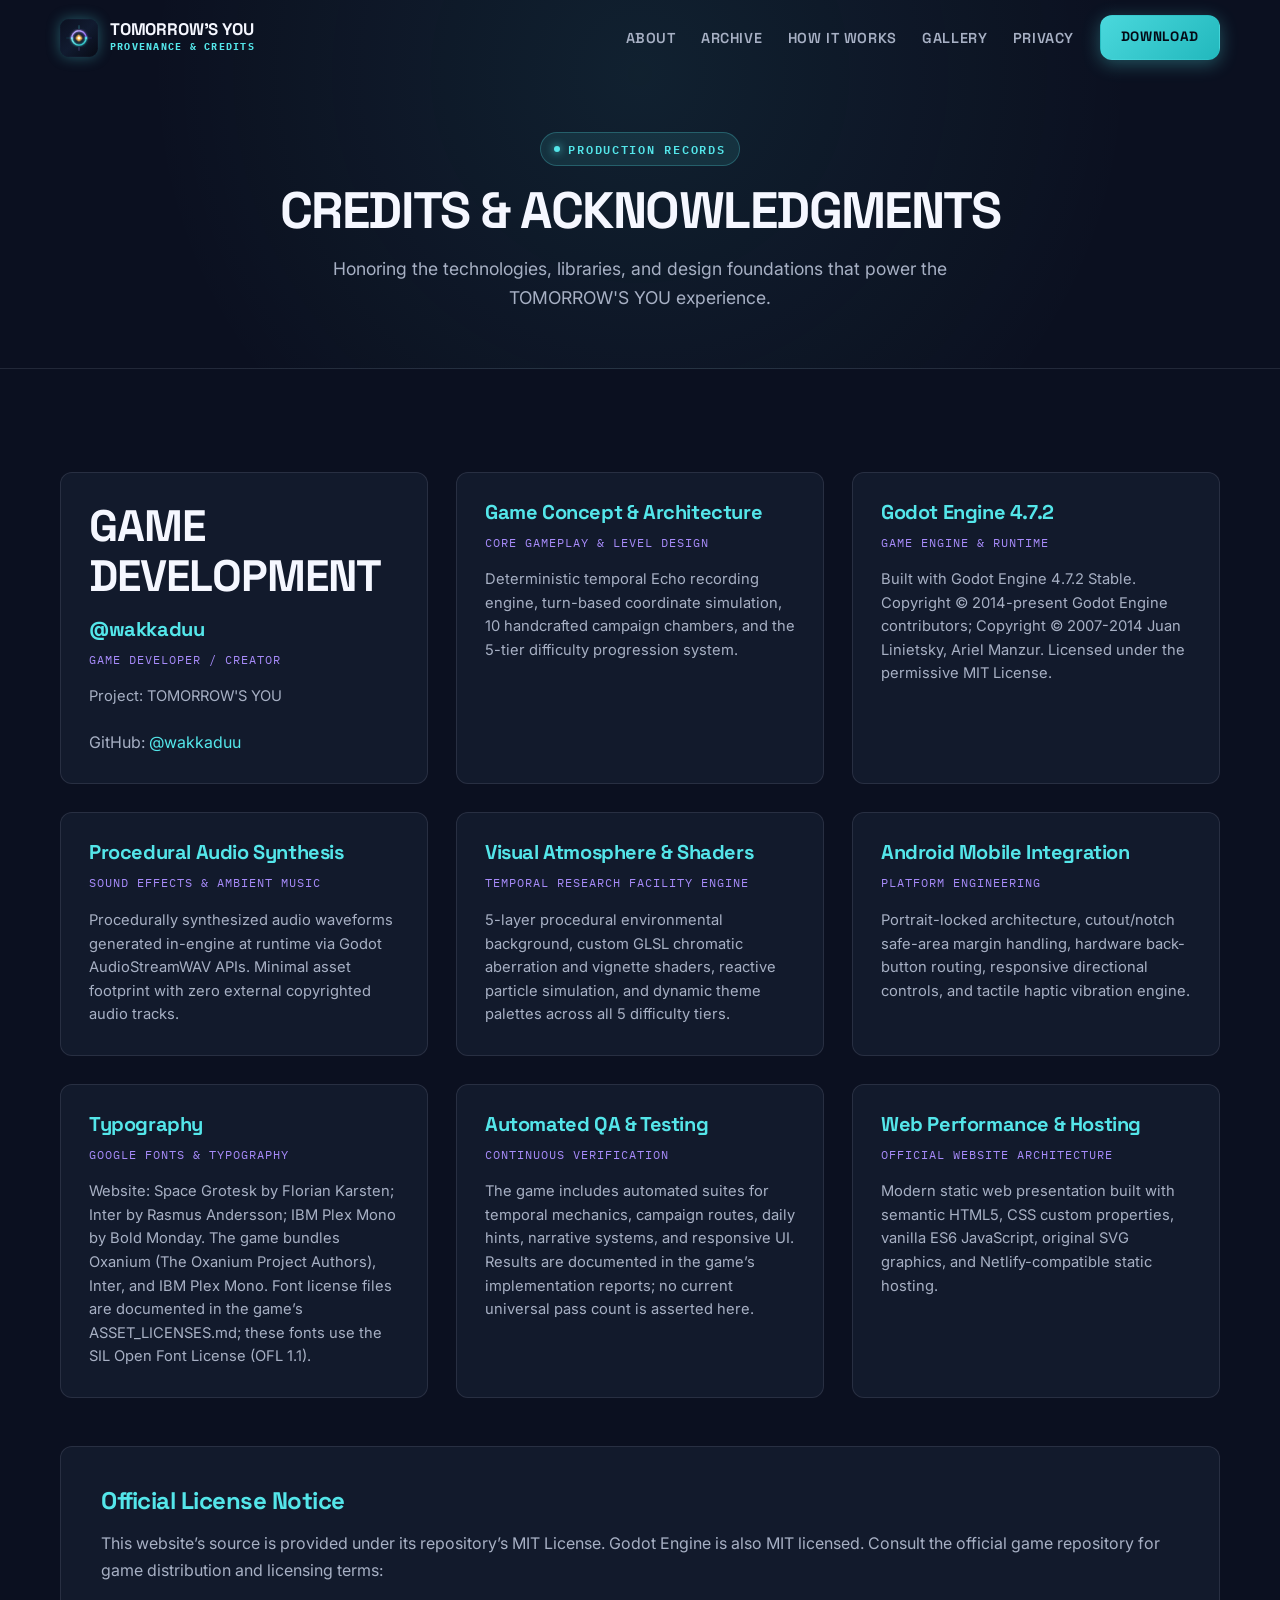
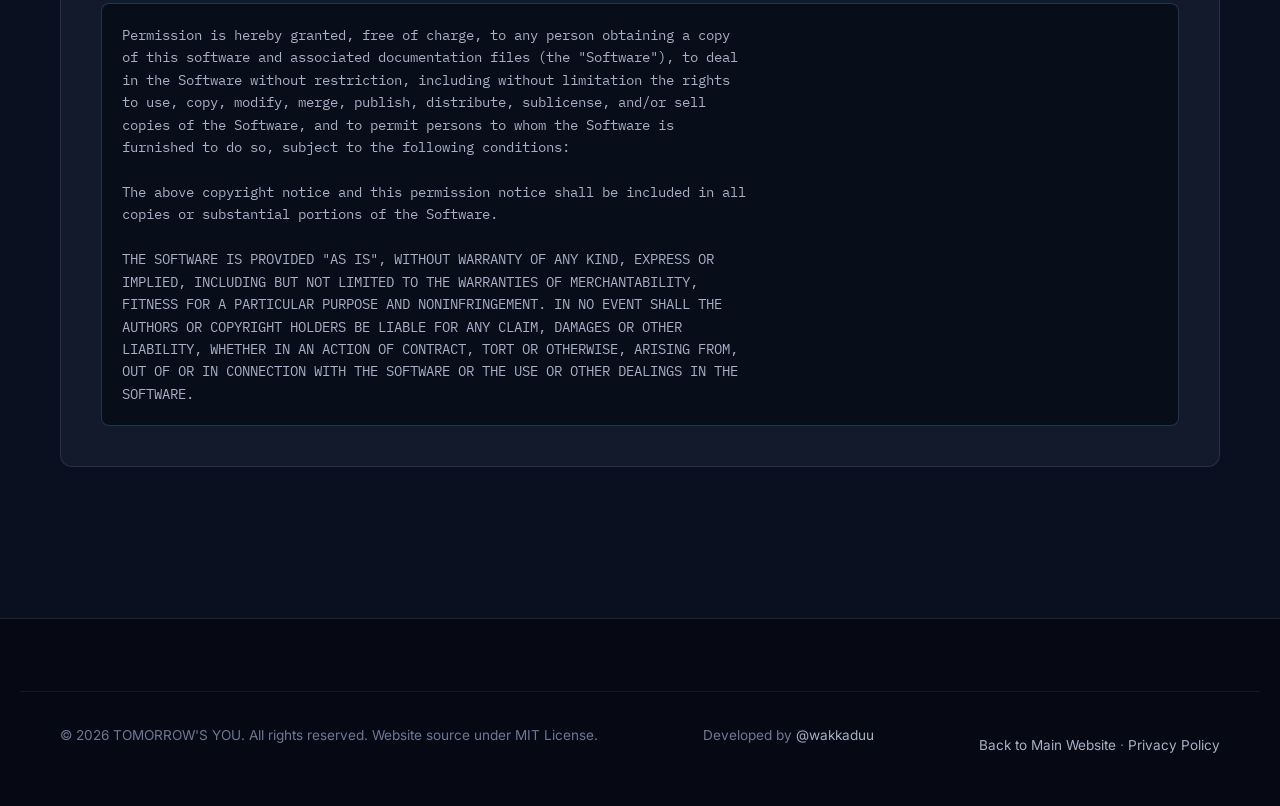
<file: credits.html>
<!DOCTYPE html>
<html lang="en">
<head>
  <meta charset="UTF-8" />
  <meta name="viewport" content="width=device-width, initial-scale=1.0, viewport-fit=cover" />
  <title>Credits & Acknowledgments — TOMORROW'S YOU</title>
  <meta name="description" content="Official credits for TOMORROW'S YOU by @wakkaduu, including engine attribution and asset provenance." />
  <meta name="theme-color" content="#0B1020" />
  <link rel="canonical" href="https://wakkaduu.github.io/tomorrows-you-website/credits.html" />

  <link rel="icon" type="image/svg+xml" href="favicon.svg" />
  <link rel="apple-touch-icon" href="assets/images/branding/icon_192x192.png" />

  <link rel="preconnect" href="https://fonts.googleapis.com" />
  <link rel="preconnect" href="https://fonts.gstatic.com" crossorigin />
  <link href="https://fonts.googleapis.com/css2?family=IBM+Plex+Mono:wght@400;500;600;700&family=Inter:wght@400;500;600;700&family=Space+Grotesk:wght@500;600;700;800&display=swap" rel="stylesheet" />

  <link rel="stylesheet" href="css/style.css?v=20261110-0c1d561" />
  <link rel="stylesheet" href="css/animations.css?v=20261110-0c1d561" />
  <link rel="stylesheet" href="css/responsive.css?v=20261110-0c1d561" />
</head>
<body>

  <div class="facility-backdrop" aria-hidden="true">
    <div class="facility-backdrop__gradient"></div>
    <div class="facility-backdrop__grid"></div>
  </div>

  <header class="site-header" id="siteHeader">
    <div class="container nav-container">
      <a href="index.html" class="brand-link" aria-label="Tomorrow's You Home">
        <div class="brand-logo">
          <img src="assets/images/branding/icon.svg" alt="Tomorrow's You icon" width="38" height="38" />
        </div>
        <div class="brand-text">
          <span class="brand-text__title">TOMORROW'S YOU</span>
          <span class="brand-text__sub">PROVENANCE & CREDITS</span>
        </div>
      </a>

      <nav>
        <ul class="nav-menu">
          <li><a href="index.html#about" class="nav-link">About</a></li>
          <li><a href="index.html#archive" class="nav-link">Archive</a></li>
          <li><a href="index.html#how-it-works" class="nav-link">How It Works</a></li>
          <li><a href="index.html#gallery" class="nav-link">Gallery</a></li>
          <li><a href="privacy.html" class="nav-link">Privacy</a></li>
          <li><a href="index.html#download" class="btn btn--primary nav-cta">Download</a></li>
        </ul>
      </nav>
    </div>
  </header>

  <main>
    <section class="page-hero">
      <div class="container">
        <span class="section-tag">Production Records</span>
        <h1 class="page-hero__title">CREDITS & ACKNOWLEDGMENTS</h1>
        <p class="page-hero__subtitle">
          Honoring the technologies, libraries, and design foundations that power the TOMORROW'S YOU experience.
        </p>
      </div>
    </section>

    <section class="section">
      <div class="container">
        <div class="credits-grid">
          <article class="credit-card">
            <h2>GAME DEVELOPMENT</h2>
            <h3 data-developer-handle>@wakkaduu</h3>
            <span class="credit-role" data-developer-role>Game Developer / Creator</span>
            <p class="credit-desc">Project: TOMORROW'S YOU</p>
            <p>GitHub: <a data-developer-link href="https://github.com/wakkaduu" target="_blank" rel="noopener noreferrer">@wakkaduu</a></p>
          </article>

          <article class="credit-card">
            <h3>Game Concept & Architecture</h3>
            <span class="credit-role">Core Gameplay & Level Design</span>
            <p class="credit-desc">
              Deterministic temporal Echo recording engine, turn-based coordinate simulation, 10 handcrafted campaign chambers, and the 5-tier difficulty progression system.
            </p>
          </article>

          <article class="credit-card">
            <h3>Godot Engine 4.7.2</h3>
            <span class="credit-role">Game Engine & Runtime</span>
            <p class="credit-desc">
              Built with Godot Engine 4.7.2 Stable. Copyright &copy; 2014-present Godot Engine contributors; Copyright &copy; 2007-2014 Juan Linietsky, Ariel Manzur. Licensed under the permissive MIT License.
            </p>
          </article>

          <article class="credit-card">
            <h3>Procedural Audio Synthesis</h3>
            <span class="credit-role">Sound Effects & Ambient Music</span>
            <p class="credit-desc">
              Procedurally synthesized audio waveforms generated in-engine at runtime via Godot AudioStreamWAV APIs. Minimal asset footprint with zero external copyrighted audio tracks.
            </p>
          </article>

          <article class="credit-card">
            <h3>Visual Atmosphere & Shaders</h3>
            <span class="credit-role">Temporal Research Facility Engine</span>
            <p class="credit-desc">
              5-layer procedural environmental background, custom GLSL chromatic aberration and vignette shaders, reactive particle simulation, and dynamic theme palettes across all 5 difficulty tiers.
            </p>
          </article>

          <article class="credit-card">
            <h3>Android Mobile Integration</h3>
            <span class="credit-role">Platform Engineering</span>
            <p class="credit-desc">
              Portrait-locked architecture, cutout/notch safe-area margin handling, hardware back-button routing, responsive directional controls, and tactile haptic vibration engine.
            </p>
          </article>

          <article class="credit-card">
            <h3>Typography</h3>
            <span class="credit-role">Google Fonts & Typography</span>
            <p class="credit-desc">
              Website: Space Grotesk by Florian Karsten; Inter by Rasmus Andersson; IBM Plex Mono by Bold Monday. The game bundles Oxanium (The Oxanium Project Authors), Inter, and IBM Plex Mono. Font license files are documented in the game’s ASSET_LICENSES.md; these fonts use the SIL Open Font License (OFL 1.1).
            </p>
          </article>

          <article class="credit-card">
            <h3>Automated QA & Testing</h3>
            <span class="credit-role">Continuous Verification</span>
            <p class="credit-desc">
              The game includes automated suites for temporal mechanics, campaign routes, daily hints, narrative systems, and responsive UI. Results are documented in the game’s implementation reports; no current universal pass count is asserted here.
            </p>
          </article>

          <article class="credit-card">
            <h3>Web Performance & Hosting</h3>
            <span class="credit-role">Official Website Architecture</span>
            <p class="credit-desc">
              Modern static web presentation built with semantic HTML5, CSS custom properties, vanilla ES6 JavaScript, original SVG graphics, and Netlify-compatible static hosting.
            </p>
          </article>

        </div>

        <div class="legal-section">
          <h2>Official License Notice</h2>
          <p>
            This website’s source is provided under its repository’s MIT License. Godot Engine is also MIT licensed. Consult the official game repository for game distribution and licensing terms:
          </p>
          <pre style="background: #080D1A; padding: 1.25rem; border-radius: 8px; border: 1px solid rgba(84, 230, 234, 0.2); color: #A7B0C4; font-family: 'IBM Plex Mono', monospace; font-size: 0.85rem; overflow-x: auto; margin-top: 1rem;">
Permission is hereby granted, free of charge, to any person obtaining a copy
of this software and associated documentation files (the "Software"), to deal
in the Software without restriction, including without limitation the rights
to use, copy, modify, merge, publish, distribute, sublicense, and/or sell
copies of the Software, and to permit persons to whom the Software is
furnished to do so, subject to the following conditions:

The above copyright notice and this permission notice shall be included in all
copies or substantial portions of the Software.

THE SOFTWARE IS PROVIDED "AS IS", WITHOUT WARRANTY OF ANY KIND, EXPRESS OR
IMPLIED, INCLUDING BUT NOT LIMITED TO THE WARRANTIES OF MERCHANTABILITY,
FITNESS FOR A PARTICULAR PURPOSE AND NONINFRINGEMENT. IN NO EVENT SHALL THE
AUTHORS OR COPYRIGHT HOLDERS BE LIABLE FOR ANY CLAIM, DAMAGES OR OTHER
LIABILITY, WHETHER IN AN ACTION OF CONTRACT, TORT OR OTHERWISE, ARISING FROM,
OUT OF OR IN CONNECTION WITH THE SOFTWARE OR THE USE OR OTHER DEALINGS IN THE
SOFTWARE.</pre>
        </div>

      </div>
    </section>
  </main>

  <footer class="site-footer">
    <div class="container footer-bottom">
      <p>&copy; 2026 TOMORROW'S YOU. All rights reserved. Website source under MIT License.</p>
      <p>Developed by <a data-developer-link href="https://github.com/wakkaduu" target="_blank" rel="noopener noreferrer">@wakkaduu</a></p>
      <p><a href="index.html">Back to Main Website</a> · <a href="privacy.html">Privacy Policy</a></p>
    </div>
  </footer>

  <script src="js/site-config.js?v=20261110-0c1d561"></script>
  <script src="js/developer.js?v=20261110-0c1d561"></script>
</body>
</html>
</file>
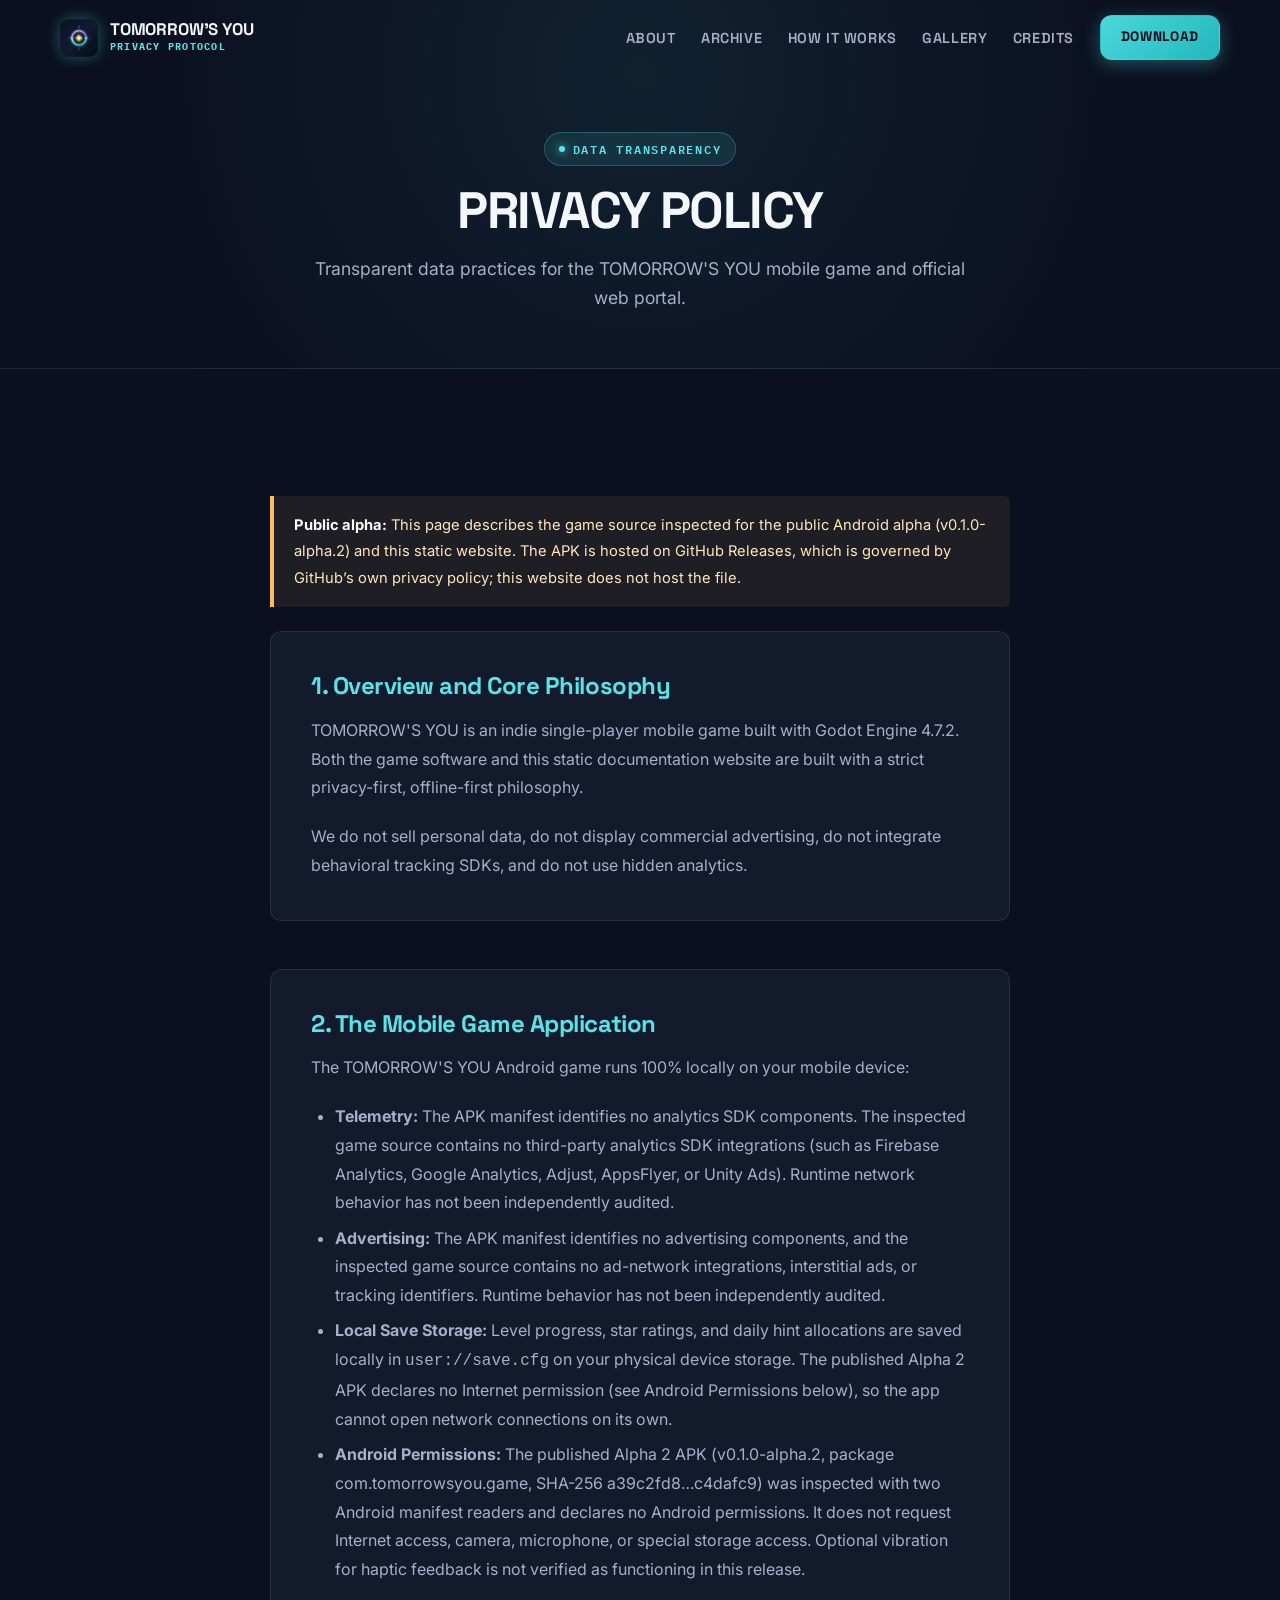
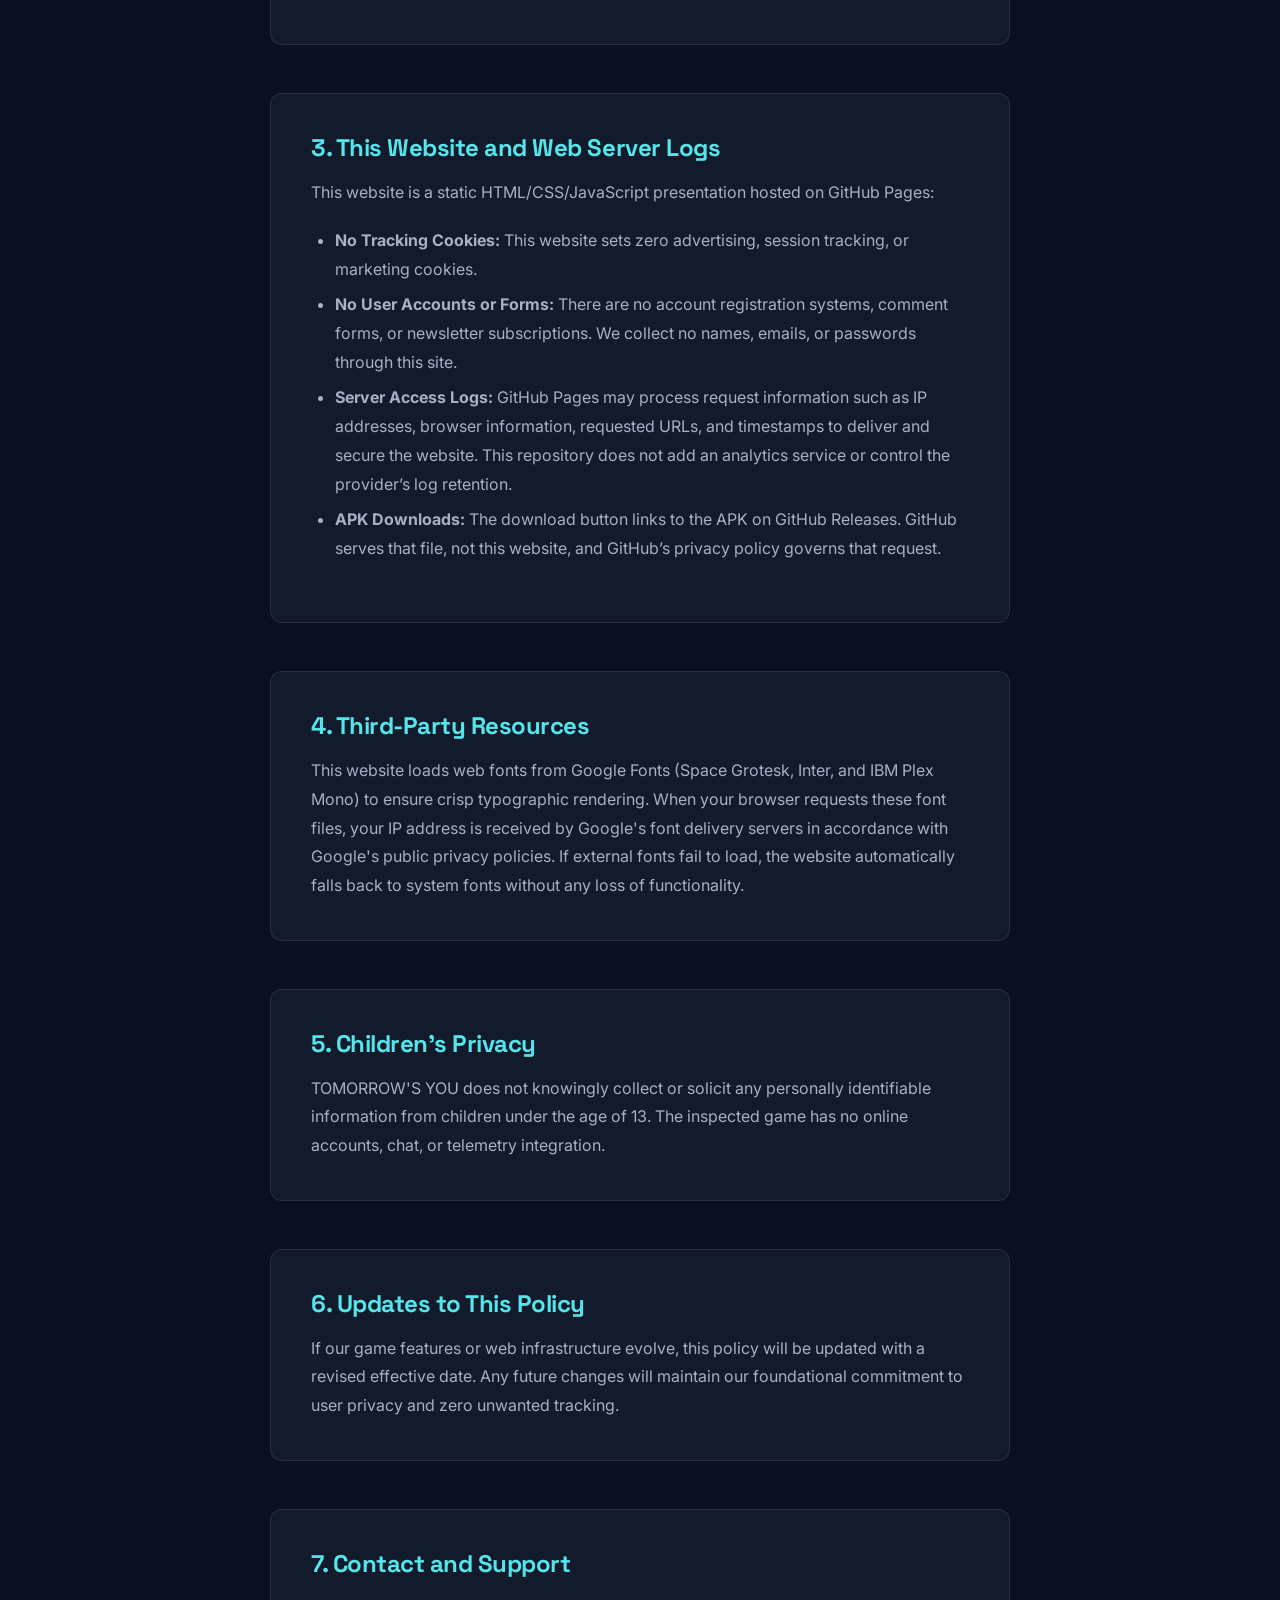
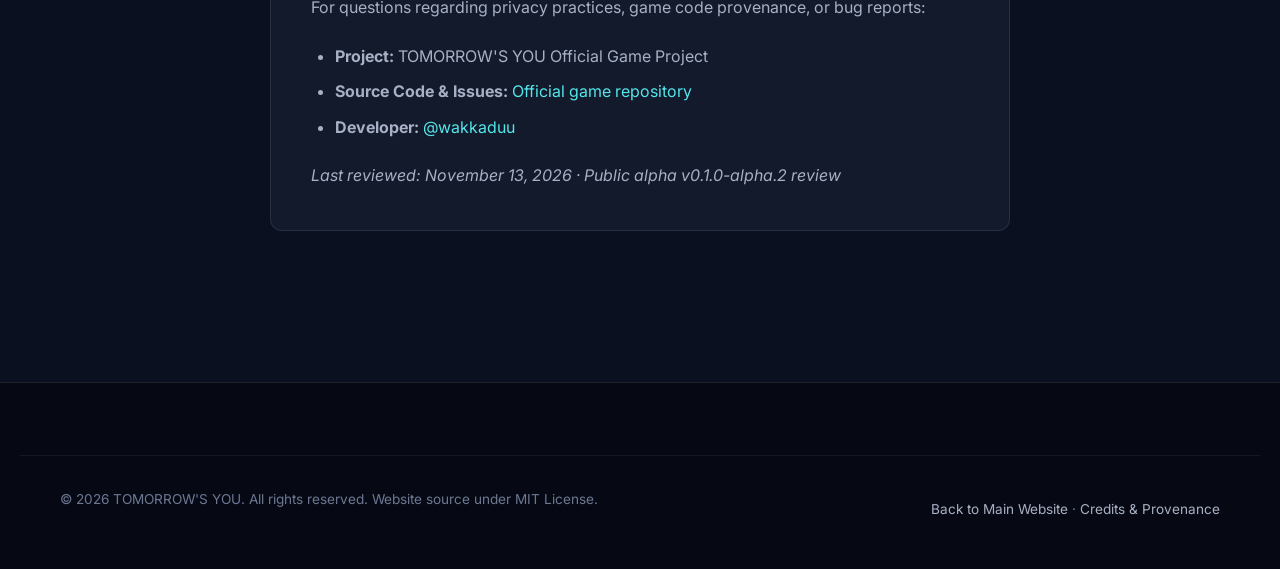
<file: privacy.html>
<!DOCTYPE html>
<html lang="en">
<head>
  <meta charset="UTF-8" />
  <meta name="viewport" content="width=device-width, initial-scale=1.0, viewport-fit=cover" />
  <title>Privacy Policy — TOMORROW'S YOU</title>
  <meta name="description" content="Privacy policy and data transparency statement for the TOMORROW'S YOU game and official website." />
  <meta name="theme-color" content="#0B1020" />
  <link rel="canonical" href="https://wakkaduu.github.io/tomorrows-you-website/privacy.html" />

  <link rel="icon" type="image/svg+xml" href="favicon.svg" />
  <link rel="apple-touch-icon" href="assets/images/branding/icon_192x192.png" />

  <!-- Google Fonts Preconnect & Stylesheets -->
  <link rel="preconnect" href="https://fonts.googleapis.com" />
  <link rel="preconnect" href="https://fonts.gstatic.com" crossorigin />
  <link href="https://fonts.googleapis.com/css2?family=IBM+Plex+Mono:wght@400;500;600;700&family=Inter:wght@400;500;600;700&family=Space+Grotesk:wght@500;600;700;800&display=swap" rel="stylesheet" />

  <link rel="stylesheet" href="css/style.css?v=20261110-0c1d561" />
  <link rel="stylesheet" href="css/animations.css?v=20261110-0c1d561" />
  <link rel="stylesheet" href="css/responsive.css?v=20261110-0c1d561" />
</head>
<body>

  <!-- Background Atmosphere -->
  <div class="facility-backdrop" aria-hidden="true">
    <div class="facility-backdrop__gradient"></div>
    <div class="facility-backdrop__grid"></div>
  </div>

  <!-- Header -->
  <header class="site-header" id="siteHeader">
    <div class="container nav-container">
      <a href="index.html" class="brand-link" aria-label="Tomorrow's You Home">
        <div class="brand-logo">
          <img src="assets/images/branding/icon.svg" alt="Tomorrow's You icon" width="38" height="38" />
        </div>
        <div class="brand-text">
          <span class="brand-text__title">TOMORROW'S YOU</span>
          <span class="brand-text__sub">PRIVACY PROTOCOL</span>
        </div>
      </a>

      <nav>
        <ul class="nav-menu">
          <li><a href="index.html#about" class="nav-link">About</a></li>
          <li><a href="index.html#archive" class="nav-link">Archive</a></li>
          <li><a href="index.html#how-it-works" class="nav-link">How It Works</a></li>
          <li><a href="index.html#gallery" class="nav-link">Gallery</a></li>
          <li><a href="credits.html" class="nav-link">Credits</a></li>
          <li><a href="index.html#download" class="btn btn--primary nav-cta">Download</a></li>
        </ul>
      </nav>
    </div>
  </header>

  <main>
    <section class="page-hero">
      <div class="container">
        <span class="section-tag">Data Transparency</span>
        <h1 class="page-hero__title">PRIVACY POLICY</h1>
        <p class="page-hero__subtitle">
          Transparent data practices for the TOMORROW'S YOU mobile game and official web portal.
        </p>
      </div>
    </section>

    <section class="section">
      <div class="container legal-content">

        <div class="notice-box">
          <strong>Public alpha:</strong> This page describes the game source inspected for the public Android alpha (v0.1.0-alpha.2) and this static website. The APK is hosted on GitHub Releases, which is governed by GitHub’s own privacy policy; this website does not host the file.
        </div>

        <article class="legal-section">
          <h2>1. Overview and Core Philosophy</h2>
          <p>
            TOMORROW'S YOU is an indie single-player mobile game built with Godot Engine 4.7.2. Both the game software and this static documentation website are built with a strict privacy-first, offline-first philosophy.
          </p>
          <p>
            We do not sell personal data, do not display commercial advertising, do not integrate behavioral tracking SDKs, and do not use hidden analytics.
          </p>
        </article>

        <article class="legal-section">
          <h2>2. The Mobile Game Application</h2>
          <p>
            The TOMORROW'S YOU Android game runs 100% locally on your mobile device:
          </p>
          <ul>
            <li><strong>Telemetry:</strong> The APK manifest identifies no analytics SDK components. The inspected game source contains no third-party analytics SDK integrations (such as Firebase Analytics, Google Analytics, Adjust, AppsFlyer, or Unity Ads). Runtime network behavior has not been independently audited.</li>
            <li><strong>Advertising:</strong> The APK manifest identifies no advertising components, and the inspected game source contains no ad-network integrations, interstitial ads, or tracking identifiers. Runtime behavior has not been independently audited.</li>
            <li><strong>Local Save Storage:</strong> Level progress, star ratings, and daily hint allocations are saved locally in <code>user://save.cfg</code> on your physical device storage. The published Alpha 2 APK declares no Internet permission (see Android Permissions below), so the app cannot open network connections on its own.</li>
            <li><strong>Android Permissions:</strong> The published Alpha 2 APK (v0.1.0-alpha.2, package com.tomorrowsyou.game, SHA-256 a39c2fd8…c4dafc9) was inspected with two Android manifest readers and declares no Android permissions. It does not request Internet access, camera, microphone, or special storage access. Optional vibration for haptic feedback is not verified as functioning in this release.</li>
          </ul>
        </article>

        <article class="legal-section">
          <h2>3. This Website and Web Server Logs</h2>
          <p>
            This website is a static HTML/CSS/JavaScript presentation hosted on GitHub Pages:
          </p>
          <ul>
            <li><strong>No Tracking Cookies:</strong> This website sets zero advertising, session tracking, or marketing cookies.</li>
            <li><strong>No User Accounts or Forms:</strong> There are no account registration systems, comment forms, or newsletter subscriptions. We collect no names, emails, or passwords through this site.</li>
            <li><strong>Server Access Logs:</strong> GitHub Pages may process request information such as IP addresses, browser information, requested URLs, and timestamps to deliver and secure the website. This repository does not add an analytics service or control the provider’s log retention.</li>
            <li><strong>APK Downloads:</strong> The download button links to the APK on GitHub Releases. GitHub serves that file, not this website, and GitHub’s privacy policy governs that request.</li>
          </ul>
        </article>

        <article class="legal-section">
          <h2>4. Third-Party Resources</h2>
          <p>
            This website loads web fonts from Google Fonts (Space Grotesk, Inter, and IBM Plex Mono) to ensure crisp typographic rendering. When your browser requests these font files, your IP address is received by Google's font delivery servers in accordance with Google's public privacy policies. If external fonts fail to load, the website automatically falls back to system fonts without any loss of functionality.
          </p>
        </article>

        <article class="legal-section">
          <h2>5. Children's Privacy</h2>
          <p>
            TOMORROW'S YOU does not knowingly collect or solicit any personally identifiable information from children under the age of 13. The inspected game has no online accounts, chat, or telemetry integration.
          </p>
        </article>

        <article class="legal-section">
          <h2>6. Updates to This Policy</h2>
          <p>
            If our game features or web infrastructure evolve, this policy will be updated with a revised effective date. Any future changes will maintain our foundational commitment to user privacy and zero unwanted tracking.
          </p>
        </article>

        <article class="legal-section">
          <h2>7. Contact and Support</h2>
          <p>
            For questions regarding privacy practices, game code provenance, or bug reports:
          </p>
          <ul>
            <li><strong>Project:</strong> TOMORROW'S YOU Official Game Project</li>
            <li><strong>Source Code & Issues:</strong> <a data-developer-repository href="https://github.com/wakkaduu/Tomorrow-s-You" target="_blank" rel="noopener noreferrer">Official game repository</a></li>
            <li><strong>Developer:</strong> <a data-developer-link href="https://github.com/wakkaduu" target="_blank" rel="noopener noreferrer">@wakkaduu</a></li>
          </ul>
          <p><em>Last reviewed: November 13, 2026 · Public alpha v0.1.0-alpha.2 review</em></p>
        </article>

      </div>
    </section>
  </main>

  <footer class="site-footer">
    <div class="container footer-bottom">
      <p>&copy; 2026 TOMORROW'S YOU. All rights reserved. Website source under MIT License.</p>
      <p><a href="index.html">Back to Main Website</a> · <a href="credits.html">Credits & Provenance</a></p>
    </div>
  </footer>

  <script src="js/site-config.js?v=20261110-0c1d561"></script>
  <script src="js/developer.js?v=20261110-0c1d561"></script>
</body>
</html>
</file>
<file: css/style.css>
/* ==========================================================================
   TOMORROW'S YOU — Official Game Website Stylesheet
   Theme: Temporal Research Facility (Atmospheric Sci-Fi Puzzle Adventure)
   ========================================================================== */

/* --- Custom Properties & Color Palette --- */
:root {
  /* Brand Color Palette */
  --color-bg-deep: #0B1020;
  --color-bg-surface: #141C2E;
  --color-bg-elevated: #1A243B;
  --color-bg-panel: rgba(20, 28, 46, 0.88);
  --color-bg-panel-hover: rgba(26, 36, 59, 0.95);
  --color-bg-glass: rgba(11, 16, 32, 0.75);

  /* Signature Temporal Accents */
  --color-player-cyan: #54E6EA;
  --color-player-cyan-rgb: 84, 230, 234;
  --color-echo-violet: #A78BFA;
  --color-echo-violet-rgb: 167, 139, 250;
  --color-energy-amber: #FFBE55;
  --color-energy-amber-rgb: 255, 190, 85;
  --color-warning-red: #FF647C;
  --color-warning-red-rgb: 255, 100, 124;

  /* Typography Colors */
  --color-text-primary: #F5F7FF;
  --color-text-secondary: #A7B0C4;
  --color-text-muted: #6C7893;
  --color-text-cyan: #7EF2F5;
  --color-text-violet: #C4B5FD;

  /* Borders & Dividers */
  --border-subtle: rgba(167, 176, 196, 0.15);
  --border-cyan: rgba(84, 230, 234, 0.35);
  --border-violet: rgba(167, 139, 250, 0.35);
  --border-glass: rgba(255, 255, 255, 0.08);

  /* Shadows & Glows */
  --glow-cyan: 0 0 25px rgba(84, 230, 234, 0.28);
  --glow-violet: 0 0 25px rgba(167, 139, 250, 0.28);
  --glow-amber: 0 0 25px rgba(255, 190, 85, 0.25);
  --shadow-card: 0 16px 36px rgba(4, 7, 16, 0.55);
  --shadow-elevated: 0 24px 48px rgba(2, 4, 10, 0.75);

  /* Typography */
  --font-display: 'Space Grotesk', 'Rajdhani', -apple-system, BlinkMacSystemFont, 'Segoe UI', Roboto, sans-serif;
  --font-body: 'Inter', -apple-system, BlinkMacSystemFont, 'Segoe UI', Roboto, sans-serif;
  --font-mono: 'IBM Plex Mono', 'JetBrains Mono', Consolas, monospace;

  /* Layout & Spacing */
  --container-max-width: 1240px;
  --container-padding: clamp(1rem, 4vw, 2.5rem);
  --section-spacing-y: clamp(4.5rem, 8vw, 8rem);
  --header-height: 76px;
  --radius-sm: 6px;
  --radius-md: 12px;
  --radius-lg: 20px;
  --radius-full: 9999px;

  /* Transitions */
  --transition-fast: 160ms cubic-bezier(0.4, 0, 0.2, 1);
  --transition-normal: 280ms cubic-bezier(0.4, 0, 0.2, 1);
  --transition-smooth: 400ms cubic-bezier(0.16, 1, 0.3, 1);
}

/* --- Global Reset & Box Sizing --- */
*, *::before, *::after {
  box-sizing: border-box;
  margin: 0;
  padding: 0;
}

html {
  scroll-behavior: smooth;
  scroll-padding-top: calc(var(--header-height) + 1.5rem);
  color-scheme: dark;
  background-color: var(--color-bg-deep);
}

body {
  font-family: var(--font-body);
  font-size: 1rem;
  line-height: 1.65;
  color: var(--color-text-secondary);
  background-color: var(--color-bg-deep);
  min-height: 100vh;
  overflow-x: hidden;
  position: relative;
  -webkit-font-smoothing: antialiased;
  -moz-osx-font-smoothing: grayscale;
}

/* Background Atmosphere Layers */
.facility-backdrop {
  position: fixed;
  top: 0;
  left: 0;
  width: 100%;
  height: 100%;
  pointer-events: none;
  z-index: -1;
  overflow: hidden;
}

.facility-backdrop__gradient {
  position: absolute;
  inset: 0;
  background: radial-gradient(circle at 50% 15%, rgba(84, 230, 234, 0.08) 0%, transparent 60%),
              radial-gradient(circle at 80% 65%, rgba(167, 139, 250, 0.06) 0%, transparent 55%),
              linear-gradient(180deg, var(--color-bg-deep) 0%, #0d1428 50%, var(--color-bg-deep) 100%);
}

.facility-backdrop__grid {
  position: absolute;
  inset: 0;
  background-image: linear-gradient(to right, rgba(84, 230, 234, 0.035) 1px, transparent 1px),
                    linear-gradient(to bottom, rgba(84, 230, 234, 0.035) 1px, transparent 1px);
  background-size: 56px 56px;
  mask-image: radial-gradient(circle at 50% 40%, black 20%, transparent 85%);
  -webkit-mask-image: radial-gradient(circle at 50% 40%, black 20%, transparent 85%);
}

.facility-backdrop__canvas {
  position: absolute;
  inset: 0;
  width: 100%;
  height: 100%;
}

/* --- Container & Layout Helpers --- */
.container {
  width: 100%;
  max-width: var(--container-max-width);
  margin-left: auto;
  margin-right: auto;
  padding-left: var(--container-padding);
  padding-right: var(--container-padding);
}

.section {
  padding-top: var(--section-spacing-y);
  padding-bottom: var(--section-spacing-y);
  position: relative;
}

.section--alt {
  background-color: rgba(20, 28, 46, 0.45);
  border-top: 1px solid var(--border-subtle);
  border-bottom: 1px solid var(--border-subtle);
}

/* --- Typographic System --- */
h1, h2, h3, h4, h5, h6 {
  font-family: var(--font-display);
  color: var(--color-text-primary);
  font-weight: 700;
  line-height: 1.15;
  letter-spacing: -0.02em;
}

h1 {
  font-size: clamp(2.4rem, 6vw, 4.2rem);
  font-weight: 800;
  letter-spacing: -0.03em;
}

h2 {
  font-size: clamp(1.9rem, 4vw, 2.75rem);
  margin-bottom: 1rem;
}

h3 {
  font-size: clamp(1.3rem, 2.5vw, 1.7rem);
}

h4 {
  font-size: 1.15rem;
  letter-spacing: 0.02em;
}

p {
  margin-bottom: 1.25rem;
}

p:last-child {
  margin-bottom: 0;
}

a {
  color: var(--color-player-cyan);
  text-decoration: none;
  transition: color var(--transition-fast);
}

a:hover {
  color: #a4f5f7;
}

a:focus-visible,
button:focus-visible {
  outline: 2px solid var(--color-player-cyan);
  outline-offset: 3px;
}

/* Section Header Component */
.section-header {
  text-align: center;
  max-width: 780px;
  margin: 0 auto clamp(2.5rem, 5vw, 4rem) auto;
}

.section-header--left {
  text-align: left;
  margin-left: 0;
}

.section-tag {
  display: inline-flex;
  align-items: center;
  gap: 0.5rem;
  font-family: var(--font-mono);
  font-size: 0.78rem;
  font-weight: 600;
  text-transform: uppercase;
  letter-spacing: 0.14em;
  color: var(--color-player-cyan);
  background: rgba(84, 230, 234, 0.1);
  padding: 0.35rem 0.85rem;
  border-radius: var(--radius-full);
  border: 1px solid rgba(84, 230, 234, 0.25);
  margin-bottom: 1rem;
}

.section-tag::before {
  content: "";
  display: inline-block;
  width: 6px;
  height: 6px;
  background-color: var(--color-player-cyan);
  border-radius: 50%;
  box-shadow: 0 0 8px var(--color-player-cyan);
}

.section-subtitle {
  font-size: clamp(1rem, 2vw, 1.15rem);
  color: var(--color-text-secondary);
  line-height: 1.6;
}

/* --- Buttons & CTAs --- */
.btn {
  display: inline-flex;
  align-items: center;
  justify-content: center;
  gap: 0.65rem;
  font-family: var(--font-display);
  font-size: 0.95rem;
  font-weight: 700;
  letter-spacing: 0.05em;
  text-transform: uppercase;
  padding: 0.95rem 1.85rem;
  border-radius: var(--radius-md);
  border: 1px solid transparent;
  cursor: pointer;
  transition: all var(--transition-normal);
  text-align: center;
  white-space: nowrap;
}

.btn svg {
  width: 1.15rem;
  height: 1.15rem;
  flex-shrink: 0;
  transition: transform var(--transition-fast);
}

.btn:hover svg {
  transform: translateX(2px);
}

.btn--primary {
  background: linear-gradient(135deg, #4ad8dc 0%, #22b8bd 100%);
  color: #040915;
  box-shadow: 0 4px 18px rgba(84, 230, 234, 0.32);
}

.btn--primary:hover {
  background: linear-gradient(135deg, #7ef2f5 0%, #30cfd4 100%);
  color: #02050e;
  box-shadow: 0 6px 26px rgba(84, 230, 234, 0.5);
  transform: translateY(-2px);
}

.btn--secondary {
  background: rgba(20, 28, 46, 0.7);
  color: var(--color-text-primary);
  border-color: var(--border-cyan);
  backdrop-filter: blur(8px);
}

.btn--secondary:hover {
  background: rgba(84, 230, 234, 0.12);
  border-color: var(--color-player-cyan);
  color: #ffffff;
  box-shadow: 0 0 16px rgba(84, 230, 234, 0.25);
  transform: translateY(-2px);
}

.btn--violet {
  background: linear-gradient(135deg, #a78bfa 0%, #8b5cf6 100%);
  color: #ffffff;
  box-shadow: 0 4px 18px rgba(167, 139, 250, 0.35);
}

.btn--violet:hover {
  background: linear-gradient(135deg, #c4b5fd 0%, #996bf8 100%);
  box-shadow: 0 6px 26px rgba(167, 139, 250, 0.5);
  transform: translateY(-2px);
}

.btn--disabled,
.btn:disabled {
  opacity: 0.55;
  cursor: not-allowed;
  pointer-events: none;
  filter: grayscale(0.4);
  box-shadow: none !important;
  transform: none !important;
}

/* ==========================================================================
   NAVIGATION BAR
   ========================================================================== */
.site-header {
  position: fixed;
  top: 0;
  left: 0;
  right: 0;
  height: var(--header-height);
  z-index: 100;
  transition: background-color var(--transition-normal), backdrop-filter var(--transition-normal), border-color var(--transition-normal);
  border-bottom: 1px solid transparent;
}

.site-header--scrolled {
  background-color: rgba(11, 16, 32, 0.92);
  backdrop-filter: blur(14px);
  -webkit-backdrop-filter: blur(14px);
  border-bottom-color: var(--border-subtle);
  box-shadow: 0 10px 30px rgba(0, 0, 0, 0.4);
}

.nav-container {
  display: flex;
  align-items: center;
  justify-content: space-between;
  height: 100%;
}

.brand-link {
  display: flex;
  align-items: center;
  gap: 0.75rem;
  color: var(--color-text-primary);
  font-family: var(--font-display);
  font-weight: 800;
  letter-spacing: -0.01em;
  font-size: 1.15rem;
}

.brand-logo {
  width: 38px;
  height: 38px;
  display: flex;
  align-items: center;
  justify-content: center;
  border-radius: 9px;
  overflow: hidden;
  box-shadow: 0 0 14px rgba(84, 230, 234, 0.35);
}

.brand-logo img,
.brand-logo svg {
  width: 100%;
  height: 100%;
  display: block;
}

.brand-text {
  display: flex;
  flex-direction: column;
}

.brand-text__title {
  font-weight: 800;
  font-size: 1.05rem;
  line-height: 1.1;
  color: var(--color-text-primary);
}

.brand-text__sub {
  font-family: var(--font-mono);
  font-size: 0.65rem;
  color: var(--color-player-cyan);
  letter-spacing: 0.12em;
  text-transform: uppercase;
}

.nav-menu {
  display: flex;
  align-items: center;
  gap: 1.6rem;
  list-style: none;
}

.nav-link {
  color: var(--color-text-secondary);
  font-family: var(--font-display);
  font-size: 0.9rem;
  font-weight: 600;
  letter-spacing: 0.04em;
  text-transform: uppercase;
  transition: color var(--transition-fast);
  position: relative;
  padding: 0.4rem 0;
}

.nav-link:hover,
.nav-link.active {
  color: var(--color-player-cyan);
}

.nav-link::after {
  content: "";
  position: absolute;
  bottom: 0;
  left: 0;
  width: 0%;
  height: 2px;
  background-color: var(--color-player-cyan);
  transition: width var(--transition-fast);
}

.nav-link:hover::after,
.nav-link.active::after {
  width: 100%;
}

.nav-cta {
  padding: 0.65rem 1.25rem;
  font-size: 0.85rem;
}

/* Mobile Toggle Hamburger */
.nav-toggle {
  display: none;
  background: none;
  border: 1px solid var(--border-subtle);
  border-radius: var(--radius-sm);
  padding: 0.55rem;
  color: var(--color-text-primary);
  cursor: pointer;
  transition: all var(--transition-fast);
}

.nav-toggle:hover {
  border-color: var(--color-player-cyan);
  color: var(--color-player-cyan);
}

.nav-toggle svg {
  width: 24px;
  height: 24px;
  display: block;
}

/* ==========================================================================
   SECTION 1: HERO
   ========================================================================== */
.hero-section {
  min-height: 94vh;
  display: flex;
  align-items: center;
  position: relative;
  padding-top: calc(var(--header-height) + 3rem);
  padding-bottom: 5rem;
  overflow: hidden;
}

.hero-grid {
  display: grid;
  grid-template-columns: 1.15fr 0.85fr;
  align-items: center;
  gap: clamp(2rem, 5vw, 4.5rem);
  position: relative;
  z-index: 2;
}

.hero-content {
  max-width: 650px;
}

.hero-badge {
  display: inline-flex;
  align-items: center;
  gap: 0.65rem;
  padding: 0.45rem 1rem;
  background: rgba(20, 28, 46, 0.8);
  border: 1px solid rgba(84, 230, 234, 0.3);
  border-radius: var(--radius-full);
  margin-bottom: 1.5rem;
  backdrop-filter: blur(8px);
}

.hero-badge__dot {
  width: 8px;
  height: 8px;
  border-radius: 50%;
  background-color: var(--color-player-cyan);
  box-shadow: 0 0 10px var(--color-player-cyan);
  animation: pulse-dot 2s infinite ease-in-out;
}

.hero-badge__text {
  font-family: var(--font-mono);
  font-size: 0.8rem;
  color: var(--color-text-primary);
  letter-spacing: 0.08em;
  text-transform: uppercase;
}

.hero-title {
  margin-bottom: 1rem;
}

.hero-title__highlight {
  display: block;
  background: linear-gradient(135deg, #7ef2f5 0%, #a78bfa 100%);
  -webkit-background-clip: text;
  background-clip: text;
  -webkit-text-fill-color: transparent;
  text-shadow: 0 0 35px rgba(84, 230, 234, 0.35);
}

.hero-tagline {
  font-family: var(--font-display);
  font-size: clamp(1.2rem, 2.2vw, 1.55rem);
  color: var(--color-text-cyan);
  font-weight: 600;
  margin-bottom: 1.25rem;
  line-height: 1.35;
  text-shadow: 0 0 20px rgba(84, 230, 234, 0.25);
}

.hero-description {
  font-size: clamp(1rem, 1.5vw, 1.15rem);
  color: var(--color-text-secondary);
  line-height: 1.7;
  margin-bottom: 2.25rem;
}

.hero-actions {
  display: flex;
  flex-wrap: wrap;
  align-items: center;
  gap: 1.15rem;
  margin-bottom: 2.5rem;
}

.hero-spec-strip {
  display: flex;
  flex-wrap: wrap;
  gap: 1.75rem;
  padding-top: 1.5rem;
  border-top: 1px solid var(--border-subtle);
}

.hero-spec-item {
  display: flex;
  flex-direction: column;
}

.hero-spec-label {
  font-family: var(--font-mono);
  font-size: 0.72rem;
  color: var(--color-text-muted);
  text-transform: uppercase;
  letter-spacing: 0.1em;
}

.hero-spec-value {
  font-family: var(--font-display);
  font-size: 0.95rem;
  font-weight: 700;
  color: var(--color-text-primary);
}

/* Hero Visual Graphic (Temporal Aperture & Device Mockup) */
.hero-visual {
  position: relative;
  display: flex;
  justify-content: center;
  align-items: center;
}

.hero-visual__rings {
  position: absolute;
  width: 140%;
  height: 140%;
  pointer-events: none;
  opacity: 0.5;
  animation: spin-slow 80s linear infinite;
}

.hero-device-wrapper {
  position: relative;
  width: 100%;
  max-width: 380px;
  background: linear-gradient(145deg, rgba(20, 28, 46, 0.9), rgba(11, 16, 32, 0.95));
  padding: 12px;
  border-radius: 36px;
  border: 2px solid rgba(84, 230, 234, 0.35);
  box-shadow: 0 25px 60px rgba(0, 0, 0, 0.8),
              0 0 35px rgba(84, 230, 234, 0.22);
}

.hero-device-screen {
  border-radius: 26px;
  overflow: hidden;
  position: relative;
  aspect-ratio: 9 / 16;
  background-color: #000;
  border: 1px solid rgba(255, 255, 255, 0.08);
}

.hero-device-screen img {
  width: 100%;
  height: 100%;
  object-fit: cover;
  display: block;
}

.hero-device-screen::after {
  content: "";
  position: absolute;
  inset: 0;
  background: linear-gradient(180deg, rgba(255, 255, 255, 0.06) 0%, transparent 40%, rgba(0, 0, 0, 0.3) 100%);
  pointer-events: none;
}

.hero-device-badge {
  position: absolute;
  bottom: -18px;
  left: 50%;
  transform: translateX(-50%);
  background: var(--color-bg-surface);
  border: 1px solid var(--border-cyan);
  padding: 0.5rem 1.25rem;
  border-radius: var(--radius-full);
  display: flex;
  align-items: center;
  gap: 0.5rem;
  box-shadow: var(--shadow-card);
  white-space: nowrap;
}

.hero-device-badge__text {
  font-family: var(--font-mono);
  font-size: 0.75rem;
  font-weight: 600;
  color: var(--color-text-cyan);
  letter-spacing: 0.08em;
}

/* ==========================================================================
   SECTION 2: ABOUT THE GAME
   ========================================================================== */
.about-grid {
  display: grid;
  grid-template-columns: 1fr 1fr;
  align-items: center;
  gap: clamp(2rem, 5vw, 4.5rem);
}

.about-card-stack {
  display: flex;
  flex-direction: column;
  gap: 1.25rem;
}

.facility-card {
  background: var(--color-bg-panel);
  border: 1px solid var(--border-subtle);
  border-radius: var(--radius-md);
  padding: 1.5rem;
  transition: all var(--transition-normal);
  backdrop-filter: blur(10px);
  position: relative;
  overflow: hidden;
}

.facility-card::before {
  content: "";
  position: absolute;
  top: 0;
  left: 0;
  width: 4px;
  height: 100%;
  background-color: var(--card-accent, var(--color-player-cyan));
  opacity: 0.8;
}

.facility-card:hover {
  border-color: rgba(84, 230, 234, 0.35);
  transform: translateY(-3px);
  box-shadow: var(--shadow-card);
}

.facility-card__title {
  display: flex;
  align-items: center;
  gap: 0.65rem;
  font-size: 1.15rem;
  margin-bottom: 0.5rem;
}

.facility-card__title svg {
  color: var(--card-accent, var(--color-player-cyan));
}

.facility-card__text {
  font-size: 0.95rem;
  color: var(--color-text-secondary);
  line-height: 1.6;
}

.about-visual {
  position: relative;
}

.about-visual__frame {
  position: relative;
  border-radius: var(--radius-lg);
  overflow: hidden;
  border: 1px solid var(--border-cyan);
  box-shadow: var(--shadow-elevated), var(--glow-cyan);
}

.about-visual__frame img {
  width: 100%;
  height: auto;
  display: block;
}

.about-visual__overlay {
  position: absolute;
  bottom: 0;
  left: 0;
  right: 0;
  padding: 1.75rem 1.5rem;
  background: linear-gradient(0deg, rgba(11, 16, 32, 0.95) 0%, rgba(11, 16, 32, 0.7) 60%, transparent 100%);
}

.about-visual__status {
  font-family: var(--font-mono);
  font-size: 0.75rem;
  color: var(--color-player-cyan);
  letter-spacing: 0.12em;
  text-transform: uppercase;
  margin-bottom: 0.35rem;
}

.about-visual__caption {
  font-family: var(--font-display);
  font-size: 1.1rem;
  color: var(--color-text-primary);
  font-weight: 700;
}

/* ==========================================================================
   SECTION 3: HOW IT WORKS — INTERACTIVE MECHANIC EXPLORER
   ========================================================================== */
.mechanic-visualizer {
  background: var(--color-bg-surface);
  border: 1px solid var(--border-subtle);
  border-radius: var(--radius-lg);
  padding: clamp(1.5rem, 3.5vw, 2.75rem);
  box-shadow: var(--shadow-elevated);
  margin-bottom: 3.5rem;
}

.mechanic-nav {
  display: flex;
  flex-wrap: wrap;
  gap: 0.65rem;
  justify-content: center;
  margin-bottom: 2rem;
  border-bottom: 1px solid var(--border-subtle);
  padding-bottom: 1.25rem;
}

.mechanic-step-btn {
  display: flex;
  align-items: center;
  gap: 0.65rem;
  padding: 0.65rem 1.25rem;
  background: rgba(20, 28, 46, 0.6);
  border: 1px solid var(--border-subtle);
  border-radius: var(--radius-md);
  color: var(--color-text-secondary);
  font-family: var(--font-display);
  font-size: 0.88rem;
  font-weight: 700;
  cursor: pointer;
  transition: all var(--transition-fast);
}

.mechanic-step-btn:hover {
  background: rgba(84, 230, 234, 0.1);
  color: var(--color-player-cyan);
  border-color: rgba(84, 230, 234, 0.3);
}

.mechanic-step-btn.active {
  background: rgba(84, 230, 234, 0.15);
  border-color: var(--color-player-cyan);
  color: #ffffff;
  box-shadow: 0 0 16px rgba(84, 230, 234, 0.25);
}

.mechanic-step-btn__num {
  font-family: var(--font-mono);
  font-size: 0.75rem;
  color: var(--color-player-cyan);
  background: rgba(84, 230, 234, 0.15);
  padding: 0.15rem 0.45rem;
  border-radius: 4px;
}

.mechanic-stage {
  display: grid;
  grid-template-columns: 1.15fr 0.85fr;
  align-items: center;
  gap: 2.5rem;
}

.mechanic-canvas-box {
  background: #080D1A;
  border: 1px solid var(--border-cyan);
  border-radius: var(--radius-md);
  padding: 1.5rem;
  position: relative;
  aspect-ratio: 16 / 10;
  display: flex;
  align-items: center;
  justify-content: center;
  overflow: hidden;
}

.mechanic-board {
  width: 100%;
  height: 100%;
}

.mechanic-info {
  display: flex;
  flex-direction: column;
}

.mechanic-info__badge {
  font-family: var(--font-mono);
  font-size: 0.78rem;
  color: var(--color-player-cyan);
  letter-spacing: 0.12em;
  text-transform: uppercase;
  margin-bottom: 0.65rem;
}

.mechanic-info__title {
  font-size: 1.8rem;
  margin-bottom: 1rem;
  color: var(--color-text-primary);
}

.mechanic-info__desc {
  font-size: 1rem;
  color: var(--color-text-secondary);
  line-height: 1.7;
  margin-bottom: 1.5rem;
}

.mechanic-info__rule {
  background: rgba(255, 190, 85, 0.08);
  border-left: 3px solid var(--color-energy-amber);
  padding: 0.85rem 1.15rem;
  border-radius: 0 var(--radius-sm) var(--radius-sm) 0;
  font-size: 0.88rem;
  color: #ffe6bd;
}

.mechanic-controls {
  display: flex;
  gap: 1rem;
  margin-top: 1.5rem;
}

/* 5 Steps Grid Summary Cards */
.steps-grid {
  display: grid;
  grid-template-columns: repeat(auto-fit, minmax(210px, 1fr));
  gap: 1.25rem;
}

.step-card {
  background: var(--color-bg-panel);
  border: 1px solid var(--border-subtle);
  border-radius: var(--radius-md);
  padding: 1.5rem;
  transition: all var(--transition-normal);
  display: flex;
  flex-direction: column;
}

.step-card:hover {
  border-color: var(--color-player-cyan);
  transform: translateY(-4px);
  box-shadow: var(--shadow-card);
}

.step-card__num {
  font-family: var(--font-mono);
  font-size: 0.8rem;
  color: var(--color-player-cyan);
  margin-bottom: 0.75rem;
  font-weight: 700;
  letter-spacing: 0.1em;
}

.step-card__title {
  font-size: 1.15rem;
  margin-bottom: 0.65rem;
  color: var(--color-text-primary);
}

.step-card__text {
  font-size: 0.9rem;
  color: var(--color-text-secondary);
  line-height: 1.55;
}

/* ==========================================================================
   SECTION 4: DIFFICULTY SYSTEM
   ========================================================================== */
.difficulty-grid {
  display: grid;
  grid-template-columns: repeat(5, 1fr);
  gap: 1.25rem;
}

.diff-card {
  background: var(--color-bg-panel);
  border: 1px solid var(--border-subtle);
  border-radius: var(--radius-md);
  padding: 1.75rem 1.25rem;
  display: flex;
  flex-direction: column;
  transition: all var(--transition-normal);
  position: relative;
  overflow: hidden;
}

.diff-card::before {
  content: "";
  position: absolute;
  top: 0;
  left: 0;
  right: 0;
  height: 4px;
  background: var(--diff-color, var(--color-player-cyan));
}

.diff-card:hover {
  transform: translateY(-5px);
  border-color: var(--diff-color, var(--color-player-cyan));
  box-shadow: 0 12px 30px rgba(0, 0, 0, 0.6), 0 0 20px var(--diff-glow, rgba(84, 230, 234, 0.3));
}

.diff-card__tier {
  font-family: var(--font-mono);
  font-size: 0.72rem;
  letter-spacing: 0.12em;
  color: var(--diff-color, var(--color-player-cyan));
  text-transform: uppercase;
  margin-bottom: 0.5rem;
}

.diff-card__title {
  font-size: 1.25rem;
  margin-bottom: 0.25rem;
  color: var(--color-text-primary);
}

.diff-card__badge {
  display: inline-block;
  align-self: flex-start;
  font-family: var(--font-mono);
  font-size: 0.7rem;
  font-weight: 700;
  text-transform: uppercase;
  padding: 0.2rem 0.55rem;
  border-radius: 4px;
  background: rgba(255, 255, 255, 0.08);
  color: var(--color-text-primary);
  margin-bottom: 1rem;
}

.diff-card__desc {
  font-size: 0.88rem;
  color: var(--color-text-secondary);
  line-height: 1.5;
  margin-bottom: 1.25rem;
  flex-grow: 1;
}

.diff-card__specs {
  border-top: 1px solid var(--border-subtle);
  padding-top: 0.85rem;
  display: flex;
  flex-direction: column;
  gap: 0.4rem;
}

.diff-spec-item {
  display: flex;
  justify-content: space-between;
  font-family: var(--font-mono);
  font-size: 0.74rem;
}

.diff-spec-item span:first-child {
  color: var(--color-text-muted);
}

.diff-spec-item span:last-child {
  color: var(--color-text-primary);
  font-weight: 600;
}

/* Tier specific styles */
.diff-card--1 {
  --diff-color: #54E6EA;
  --diff-glow: rgba(84, 230, 234, 0.3);
}
.diff-card--2 {
  --diff-color: #6EE7B7;
  --diff-glow: rgba(110, 231, 183, 0.3);
}
.diff-card--3 {
  --diff-color: #FFBE55;
  --diff-glow: rgba(255, 190, 85, 0.3);
}
.diff-card--4 {
  --diff-color: #A78BFA;
  --diff-glow: rgba(167, 139, 250, 0.3);
}
.diff-card--5 {
  --diff-color: #FF647C;
  --diff-glow: rgba(255, 100, 124, 0.3);
}

/* ==========================================================================
   SECTION 5: GAMEPLAY GALLERY & LIGHTBOX
   ========================================================================== */
.gallery-grid {
  display: grid;
  grid-template-columns: repeat(auto-fill, minmax(280px, 1fr));
  gap: 1.5rem;
}

.gallery-card {
  position: relative;
  border-radius: var(--radius-md);
  overflow: hidden;
  background: var(--color-bg-surface);
  border: 1px solid var(--border-subtle);
  cursor: pointer;
  transition: all var(--transition-normal);
  aspect-ratio: 9 / 16;
}

.gallery-card:hover {
  transform: translateY(-4px) scale(1.02);
  border-color: var(--color-player-cyan);
  box-shadow: var(--shadow-card), var(--glow-cyan);
}

.gallery-card img {
  width: 100%;
  height: 100%;
  object-fit: cover;
  display: block;
  transition: transform var(--transition-smooth);
}

.gallery-card:hover img {
  transform: scale(1.04);
}

.gallery-card__overlay {
  position: absolute;
  inset: 0;
  background: linear-gradient(180deg, transparent 40%, rgba(11, 16, 32, 0.95) 100%);
  display: flex;
  flex-direction: column;
  justify-content: flex-end;
  padding: 1.25rem;
  opacity: 0.9;
  transition: opacity var(--transition-fast);
}

.gallery-card:hover .gallery-card__overlay {
  opacity: 1;
}

.gallery-card__title {
  font-family: var(--font-display);
  font-size: 1.05rem;
  font-weight: 700;
  color: var(--color-text-primary);
  margin-bottom: 0.25rem;
}

.gallery-card__tag {
  font-family: var(--font-mono);
  font-size: 0.72rem;
  color: var(--color-player-cyan);
  letter-spacing: 0.08em;
  text-transform: uppercase;
}

.gallery-card__zoom {
  position: absolute;
  top: 1rem;
  right: 1rem;
  width: 36px;
  height: 36px;
  border-radius: 50%;
  background: rgba(11, 16, 32, 0.75);
  border: 1px solid var(--border-cyan);
  display: flex;
  align-items: center;
  justify-content: center;
  color: var(--color-player-cyan);
  opacity: 0;
  transform: scale(0.8);
  transition: all var(--transition-fast);
}

.gallery-card:hover .gallery-card__zoom {
  opacity: 1;
  transform: scale(1);
}

/* Lightbox Modal */
.lightbox {
  position: fixed;
  inset: 0;
  background-color: rgba(5, 8, 18, 0.96);
  backdrop-filter: blur(16px);
  -webkit-backdrop-filter: blur(16px);
  z-index: 1000;
  display: flex;
  align-items: center;
  justify-content: center;
  opacity: 0;
  pointer-events: none;
  transition: opacity var(--transition-normal);
  padding: clamp(1rem, 3vw, 2.5rem);
}

.lightbox.active {
  opacity: 1;
  pointer-events: auto;
}

.lightbox-content {
  position: relative;
  max-width: 960px;
  width: 100%;
  max-height: 90vh;
  display: flex;
  flex-direction: column;
  align-items: center;
}

.lightbox-image-box {
  position: relative;
  width: 100%;
  max-height: 75vh;
  display: flex;
  justify-content: center;
  align-items: center;
  border-radius: var(--radius-md);
  overflow: hidden;
  box-shadow: 0 25px 60px rgba(0, 0, 0, 0.9);
  border: 1px solid var(--border-cyan);
  background-color: #060913;
}

.lightbox-image {
  max-width: 100%;
  max-height: 75vh;
  object-fit: contain;
  display: block;
}

.lightbox-caption-bar {
  width: 100%;
  margin-top: 1rem;
  display: flex;
  align-items: center;
  justify-content: space-between;
  padding: 0.75rem 1.25rem;
  background: var(--color-bg-surface);
  border: 1px solid var(--border-subtle);
  border-radius: var(--radius-sm);
}

.lightbox-title {
  font-family: var(--font-display);
  font-size: 1.1rem;
  font-weight: 700;
  color: var(--color-text-primary);
}

.lightbox-counter {
  font-family: var(--font-mono);
  font-size: 0.82rem;
  color: var(--color-player-cyan);
}

.lightbox-close {
  position: absolute;
  top: -48px;
  right: 0;
  background: none;
  border: none;
  color: var(--color-text-primary);
  cursor: pointer;
  padding: 0.5rem;
  display: flex;
  align-items: center;
  justify-content: center;
  transition: color var(--transition-fast);
}

.lightbox-close:hover {
  color: var(--color-warning-red);
}

.lightbox-btn {
  position: absolute;
  top: 50%;
  transform: translateY(-50%);
  background: rgba(20, 28, 46, 0.85);
  border: 1px solid var(--border-cyan);
  color: var(--color-text-primary);
  width: 48px;
  height: 48px;
  border-radius: 50%;
  display: flex;
  align-items: center;
  justify-content: center;
  cursor: pointer;
  transition: all var(--transition-fast);
  z-index: 10;
}

.lightbox-btn:hover {
  background: var(--color-player-cyan);
  color: #040915;
  box-shadow: 0 0 16px var(--color-player-cyan);
}

.lightbox-btn--prev {
  left: -24px;
}

.lightbox-btn--next {
  right: -24px;
}

/* ==========================================================================
   SECTION 6: GAME FEATURES
   ========================================================================== */
.features-grid {
  display: grid;
  grid-template-columns: repeat(auto-fit, minmax(280px, 1fr));
  gap: 1.5rem;
}

.feature-card {
  background: var(--color-bg-panel);
  border: 1px solid var(--border-subtle);
  border-radius: var(--radius-md);
  padding: 1.85rem;
  transition: all var(--transition-normal);
  backdrop-filter: blur(8px);
  position: relative;
  overflow: hidden;
}

.feature-card:hover {
  border-color: rgba(84, 230, 234, 0.4);
  transform: translateY(-4px);
  box-shadow: var(--shadow-card);
}

.feature-icon-box {
  width: 52px;
  height: 52px;
  border-radius: var(--radius-sm);
  background: rgba(84, 230, 234, 0.1);
  border: 1px solid rgba(84, 230, 234, 0.3);
  display: flex;
  align-items: center;
  justify-content: center;
  margin-bottom: 1.25rem;
  color: var(--color-player-cyan);
  transition: all var(--transition-fast);
}

.feature-card:hover .feature-icon-box {
  background: rgba(84, 230, 234, 0.2);
  border-color: var(--color-player-cyan);
  box-shadow: 0 0 16px rgba(84, 230, 234, 0.35);
  transform: scale(1.05);
}

.feature-title {
  font-size: 1.2rem;
  margin-bottom: 0.65rem;
  color: var(--color-text-primary);
}

.feature-desc {
  font-size: 0.92rem;
  color: var(--color-text-secondary);
  line-height: 1.6;
}

/* ==========================================================================
   SECTION 7: GAME INFORMATION PANEL
   ========================================================================== */
.info-card {
  background: var(--color-bg-surface);
  border: 1px solid var(--border-cyan);
  border-radius: var(--radius-lg);
  padding: clamp(1.75rem, 4vw, 3rem);
  box-shadow: var(--shadow-elevated), var(--glow-cyan);
  position: relative;
  overflow: hidden;
}

.info-card::before {
  content: "";
  position: absolute;
  top: 0;
  right: 0;
  width: 280px;
  height: 280px;
  background: radial-gradient(circle, rgba(84, 230, 234, 0.12) 0%, transparent 70%);
  pointer-events: none;
}

.info-grid {
  display: grid;
  grid-template-columns: repeat(auto-fit, minmax(240px, 1fr));
  gap: 1.75rem 2.5rem;
}

.info-item {
  display: flex;
  flex-direction: column;
}

.info-label {
  font-family: var(--font-mono);
  font-size: 0.78rem;
  letter-spacing: 0.12em;
  text-transform: uppercase;
  color: var(--color-player-cyan);
  margin-bottom: 0.35rem;
}

.info-value {
  font-family: var(--font-display);
  font-size: 1.15rem;
  font-weight: 700;
  color: var(--color-text-primary);
}

.info-sub {
  font-size: 0.85rem;
  color: var(--color-text-muted);
  margin-top: 0.2rem;
}

/* ==========================================================================
   SECTION 8: LATEST UPDATES (DEV LOG)
   ========================================================================== */
.updates-timeline {
  display: flex;
  flex-direction: column;
  gap: 1.5rem;
  max-width: 860px;
  margin: 0 auto;
  position: relative;
}

.updates-timeline::before {
  content: "";
  position: absolute;
  top: 15px;
  bottom: 15px;
  left: 20px;
  width: 2px;
  background: linear-gradient(180deg, var(--color-player-cyan) 0%, var(--color-echo-violet) 50%, var(--border-subtle) 100%);
}

.update-entry {
  position: relative;
  padding-left: 54px;
}

.update-entry__marker {
  position: absolute;
  left: 12px;
  top: 18px;
  width: 18px;
  height: 18px;
  border-radius: 50%;
  background: var(--color-bg-deep);
  border: 3px solid var(--color-player-cyan);
  box-shadow: 0 0 10px var(--color-player-cyan);
}

.update-entry-card {
  background: var(--color-bg-panel);
  border: 1px solid var(--border-subtle);
  border-radius: var(--radius-md);
  padding: 1.5rem;
  transition: all var(--transition-normal);
}

.update-entry-card:hover {
  border-color: rgba(84, 230, 234, 0.35);
  box-shadow: var(--shadow-card);
}

.update-header {
  display: flex;
  flex-wrap: wrap;
  align-items: center;
  justify-content: space-between;
  gap: 0.75rem;
  margin-bottom: 0.75rem;
}

.update-badge-group {
  display: flex;
  align-items: center;
  gap: 0.65rem;
}

.badge {
  font-family: var(--font-mono);
  font-size: 0.72rem;
  font-weight: 700;
  text-transform: uppercase;
  padding: 0.25rem 0.65rem;
  border-radius: 4px;
  letter-spacing: 0.05em;
}

.badge-cyan {
  background: rgba(84, 230, 234, 0.15);
  color: var(--color-player-cyan);
  border: 1px solid rgba(84, 230, 234, 0.3);
}

.badge-violet {
  background: rgba(167, 139, 250, 0.15);
  color: var(--color-echo-violet);
  border: 1px solid rgba(167, 139, 250, 0.3);
}

.badge-amber {
  background: rgba(255, 190, 85, 0.15);
  color: var(--color-energy-amber);
  border: 1px solid rgba(255, 190, 85, 0.3);
}

.badge-green {
  background: rgba(110, 231, 183, 0.15);
  color: #6ee7b7;
  border: 1px solid rgba(110, 231, 183, 0.3);
}

.update-date {
  font-family: var(--font-mono);
  font-size: 0.8rem;
  color: var(--color-text-muted);
}

.update-title {
  font-size: 1.25rem;
  margin-bottom: 0.5rem;
  color: var(--color-text-primary);
}

.update-desc {
  font-size: 0.95rem;
  color: var(--color-text-secondary);
  line-height: 1.6;
}

/* ==========================================================================
   SECTION 9: FAQ ACCORDION
   ========================================================================== */
.faq-list {
  max-width: 840px;
  margin: 0 auto;
  display: flex;
  flex-direction: column;
  gap: 1rem;
}

.faq-item {
  background: var(--color-bg-panel);
  border: 1px solid var(--border-subtle);
  border-radius: var(--radius-md);
  overflow: hidden;
  transition: all var(--transition-normal);
}

.faq-item:hover {
  border-color: rgba(84, 230, 234, 0.35);
}

.faq-item.active {
  border-color: var(--border-cyan);
  box-shadow: 0 8px 24px rgba(0, 0, 0, 0.4);
}

.faq-question-btn {
  width: 100%;
  text-align: left;
  background: none;
  border: none;
  padding: 1.35rem 1.5rem;
  display: flex;
  align-items: center;
  justify-content: space-between;
  gap: 1rem;
  cursor: pointer;
  color: var(--color-text-primary);
  font-family: var(--font-display);
  font-size: 1.08rem;
  font-weight: 700;
  transition: color var(--transition-fast);
}

.faq-question-btn:hover {
  color: var(--color-player-cyan);
}

.faq-icon {
  width: 22px;
  height: 22px;
  flex-shrink: 0;
  color: var(--color-player-cyan);
  transition: transform var(--transition-normal);
}

.faq-item.active .faq-icon {
  transform: rotate(180deg);
}

.faq-answer {
  max-height: 0;
  overflow: hidden;
  transition: max-height 320ms cubic-bezier(0.4, 0, 0.2, 1);
}

.faq-answer__inner {
  padding: 0 1.5rem 1.5rem 1.5rem;
  font-size: 0.96rem;
  color: var(--color-text-secondary);
  line-height: 1.65;
  border-top: 1px solid rgba(255, 255, 255, 0.05);
  margin-top: -0.25rem;
  padding-top: 1.15rem;
}

/* ==========================================================================
   SECTION 10: DOWNLOAD (CONFIGURABLE RELEASE STATUS)
   ========================================================================== */
.download-card {
  background: radial-gradient(circle at 50% 20%, rgba(84, 230, 234, 0.12) 0%, transparent 60%),
              var(--color-bg-surface);
  border: 1px solid var(--border-cyan);
  border-radius: var(--radius-lg);
  padding: clamp(2rem, 5vw, 4rem) clamp(1.5rem, 4vw, 3rem);
  text-align: center;
  box-shadow: var(--shadow-elevated), var(--glow-cyan);
  max-width: 900px;
  margin: 0 auto;
  position: relative;
}

.download-status-badge {
  display: inline-flex;
  align-items: center;
  gap: 0.5rem;
  font-family: var(--font-mono);
  font-size: 0.8rem;
  font-weight: 700;
  letter-spacing: 0.12em;
  text-transform: uppercase;
  padding: 0.4rem 1rem;
  border-radius: var(--radius-full);
  margin-bottom: 1.5rem;
}

.download-status-badge--in-dev {
  background: rgba(255, 190, 85, 0.12);
  border: 1px solid rgba(255, 190, 85, 0.35);
  color: var(--color-energy-amber);
}

.download-status-badge--available {
  background: rgba(84, 230, 234, 0.15);
  border: 1px solid var(--color-player-cyan);
  color: var(--color-player-cyan);
  box-shadow: 0 0 15px rgba(84, 230, 234, 0.3);
}

.download-title {
  margin-bottom: 1rem;
}

.download-message {
  font-size: 1.05rem;
  color: var(--color-text-secondary);
  max-width: 640px;
  margin: 0 auto 2.25rem auto;
  line-height: 1.65;
}

.download-actions {
  display: flex;
  flex-wrap: wrap;
  justify-content: center;
  align-items: center;
  gap: 1.25rem;
  margin-bottom: 2rem;
}

.download-specs-bar {
  display: flex;
  flex-wrap: wrap;
  justify-content: center;
  gap: 2rem;
  padding-top: 1.75rem;
  border-top: 1px solid var(--border-subtle);
  font-family: var(--font-mono);
  font-size: 0.82rem;
  color: var(--color-text-muted);
}

.download-specs-bar span strong {
  color: var(--color-text-primary);
}

.download-specs-bar strong {
  overflow-wrap: anywhere;
}

.download-icon {
  display: block;
  width: 72px;
  height: 72px;
  margin: 0 auto 1.25rem auto;
  filter: drop-shadow(0 0 12px rgba(84, 230, 234, 0.35));
}

.download-status-badge--alpha {
  background: rgba(255, 190, 85, 0.12);
  border: 1px solid rgba(255, 190, 85, 0.45);
  color: var(--color-energy-amber);
  box-shadow: 0 0 15px rgba(255, 190, 85, 0.2);
}

.download-version-grid {
  display: grid;
  grid-template-columns: repeat(4, minmax(0, 1fr));
  gap: 0.75rem;
  max-width: 640px;
  margin: 0 auto 2rem auto;
}

.download-version-item {
  display: flex;
  flex-direction: column;
  gap: 0.3rem;
  padding: 0.75rem 0.5rem;
  background: rgba(11, 16, 32, 0.6);
  border-radius: var(--radius-md);
}

.download-version-item__label {
  font-family: var(--font-mono);
  font-size: 0.7rem;
  letter-spacing: 0.12em;
  text-transform: uppercase;
  color: var(--color-text-muted);
}

.download-version-item strong {
  font-family: var(--font-mono);
  font-size: 0.95rem;
  color: var(--color-player-cyan);
}

.btn--download {
  min-height: 56px;
  padding-left: 2rem;
  padding-right: 2rem;
  font-size: 1.05rem;
}

.download-secondary-links {
  display: flex;
  flex-wrap: wrap;
  justify-content: center;
  align-items: center;
  gap: 0.5rem 0.9rem;
  margin: -0.75rem 0 2rem 0;
  font-family: var(--font-mono);
  font-size: 0.9rem;
}

.download-text-link {
  color: var(--color-player-cyan);
  text-decoration: underline;
  text-underline-offset: 4px;
  min-height: 44px;
  display: inline-flex;
  align-items: center;
  padding: 0 0.25rem;
}

.download-text-link:hover,
.download-text-link:focus-visible {
  color: var(--color-text-primary);
}

.download-text-sep {
  color: var(--color-text-muted);
}

.download-alpha-notice {
  max-width: 720px;
  margin: 0 auto 2.5rem auto;
  padding: 1rem 1.25rem;
  border-left: 3px solid var(--color-energy-amber);
  background: rgba(255, 190, 85, 0.06);
  text-align: left;
  color: var(--color-text-secondary);
  line-height: 1.6;
}

.download-alpha-notice p {
  margin: 0 0 0.5rem 0;
}

.download-alpha-notice p:last-child {
  margin-bottom: 0;
}

.download-alpha-notice__meta {
  font-size: 0.9rem;
  color: var(--color-text-muted);
}

.download-panels {
  display: grid;
  grid-template-columns: repeat(2, minmax(0, 1fr));
  gap: 1.25rem;
  margin-bottom: 2rem;
  text-align: left;
}

.download-panel,
.help-improve {
  background: rgba(11, 16, 32, 0.55);
  border-radius: var(--radius-md);
  padding: 1.5rem;
  color: var(--color-text-secondary);
  line-height: 1.6;
  font-size: 0.95rem;
}

.download-panel__title {
  font-size: 1.05rem;
  margin: 0 0 0.9rem 0;
  color: var(--color-text-primary);
}

.download-panel__title--sub {
  margin-top: 1.25rem;
}

.download-steps {
  margin: 0 0 1rem 0;
  padding-left: 1.4rem;
}

.download-steps li {
  margin-bottom: 0.4rem;
}

.download-panel__note,
.download-panel__warning {
  margin: 0.75rem 0 0 0;
  font-size: 0.9rem;
}

.download-panel__warning {
  color: var(--color-energy-amber);
}

.download-list {
  margin: 0;
  padding-left: 1.2rem;
}

.download-list li {
  margin-bottom: 0.35rem;
}

.help-improve {
  text-align: left;
  margin: 0 0 2rem 0;
}

.help-improve p,
.help-improve ul {
  margin: 0 0 0.75rem 0;
}

.help-improve__list {
  display: grid;
  grid-template-columns: repeat(2, minmax(0, 1fr));
  gap: 0.35rem 1.25rem;
  padding-left: 1.2rem;
}

.help-improve__privacy {
  font-size: 0.85rem;
  color: var(--color-text-muted);
}

.btn--download-bug {
  width: 100%;
  min-height: 52px;
  justify-content: center;
}

.download-sha {
  font-size: 0.72rem;
}

/* ==========================================================================
   SECTION 11: FOOTER
   ========================================================================== */
.site-footer {
  background-color: #060913;
  border-top: 1px solid var(--border-subtle);
  padding-top: 4.5rem;
  padding-bottom: 2.5rem;
  position: relative;
}

.footer-grid {
  display: grid;
  grid-template-columns: 1.6fr 1fr 1fr 1fr;
  gap: 2.5rem;
  margin-bottom: 3.5rem;
}

.footer-brand {
  max-width: 340px;
}

.footer-brand__tagline {
  font-size: 0.95rem;
  color: var(--color-text-secondary);
  margin-top: 0.85rem;
  margin-bottom: 1.25rem;
}

.footer-brand__license {
  font-family: var(--font-mono);
  font-size: 0.78rem;
  color: var(--color-text-muted);
}

.footer-col__title {
  font-family: var(--font-display);
  font-size: 0.95rem;
  font-weight: 700;
  letter-spacing: 0.08em;
  text-transform: uppercase;
  color: var(--color-text-primary);
  margin-bottom: 1.25rem;
}

.footer-nav-list {
  list-style: none;
  display: flex;
  flex-direction: column;
  gap: 0.65rem;
}

.footer-nav-link {
  color: var(--color-text-secondary);
  font-size: 0.92rem;
  transition: color var(--transition-fast);
}

.footer-nav-link:hover {
  color: var(--color-player-cyan);
}

.footer-bottom {
  display: flex;
  flex-wrap: wrap;
  justify-content: space-between;
  align-items: center;
  gap: 1.25rem;
  padding-top: 2rem;
  border-top: 1px solid rgba(255, 255, 255, 0.06);
  font-size: 0.85rem;
  color: var(--color-text-muted);
}

.footer-bottom a {
  color: var(--color-text-secondary);
}

.footer-bottom a:hover {
  color: var(--color-player-cyan);
}

.back-to-top-btn {
  position: fixed;
  bottom: 2rem;
  right: 2rem;
  width: 44px;
  height: 44px;
  border-radius: 50%;
  background: var(--color-bg-surface);
  border: 1px solid var(--border-cyan);
  color: var(--color-player-cyan);
  display: flex;
  align-items: center;
  justify-content: center;
  cursor: pointer;
  opacity: 0;
  visibility: hidden;
  transform: translateY(12px);
  transition: all var(--transition-normal);
  z-index: 90;
  box-shadow: 0 4px 16px rgba(0, 0, 0, 0.4);
}

.back-to-top-btn.visible {
  opacity: 1;
  visibility: visible;
  transform: translateY(0);
}

.back-to-top-btn:hover {
  background: var(--color-player-cyan);
  color: #040915;
  box-shadow: 0 0 20px var(--color-player-cyan);
}

/* ==========================================================================
   SUPPORTING PAGES (Privacy, Credits, 404)
   ========================================================================== */
.page-hero {
  padding-top: calc(var(--header-height) + 3.5rem);
  padding-bottom: 3.5rem;
  background: radial-gradient(circle at 50% 20%, rgba(84, 230, 234, 0.08) 0%, transparent 70%);
  border-bottom: 1px solid var(--border-subtle);
  text-align: center;
}

.page-hero__title {
  font-size: clamp(2rem, 5vw, 3.2rem);
  margin-bottom: 0.85rem;
}

.page-hero__subtitle {
  font-size: 1.1rem;
  color: var(--color-text-secondary);
  max-width: 680px;
  margin: 0 auto;
}

.legal-content {
  max-width: 820px;
  margin: 0 auto;
  font-size: 1rem;
  line-height: 1.8;
}

.legal-section {
  margin-bottom: 3rem;
  background: var(--color-bg-panel);
  border: 1px solid var(--border-subtle);
  border-radius: var(--radius-md);
  padding: clamp(1.5rem, 3.5vw, 2.5rem);
}

.legal-section h2 {
  font-size: 1.5rem;
  margin-bottom: 1rem;
  color: var(--color-player-cyan);
}

.legal-section h3 {
  font-size: 1.15rem;
  margin-top: 1.5rem;
  margin-bottom: 0.65rem;
  color: var(--color-text-primary);
}

.legal-section ul {
  margin-left: 1.5rem;
  margin-bottom: 1.25rem;
}

.legal-section li {
  margin-bottom: 0.4rem;
}

.notice-box {
  background: rgba(255, 190, 85, 0.08);
  border-left: 4px solid var(--color-energy-amber);
  padding: 1rem 1.25rem;
  border-radius: 0 var(--radius-sm) var(--radius-sm) 0;
  margin: 1.5rem 0;
  font-size: 0.92rem;
  color: #ffe6bd;
}

.notice-box strong {
  color: #ffffff;
}

/* Credits Grid */
.credits-grid {
  display: grid;
  grid-template-columns: repeat(auto-fit, minmax(300px, 1fr));
  gap: 1.75rem;
  margin-bottom: 3rem;
}

.credit-card {
  background: var(--color-bg-panel);
  border: 1px solid var(--border-subtle);
  border-radius: var(--radius-md);
  padding: 1.75rem;
}

.credit-card h3 {
  font-size: 1.25rem;
  margin-bottom: 0.5rem;
  color: var(--color-player-cyan);
}

.credit-role {
  font-family: var(--font-mono);
  font-size: 0.78rem;
  color: var(--color-echo-violet);
  letter-spacing: 0.08em;
  text-transform: uppercase;
  margin-bottom: 1rem;
  display: block;
}

.credit-desc {
  font-size: 0.92rem;
  color: var(--color-text-secondary);
  line-height: 1.6;
}

/* 404 Temporal Anomaly Page */
.error-hero {
  min-height: 80vh;
  display: flex;
  align-items: center;
  justify-content: center;
  text-align: center;
  padding-top: var(--header-height);
  position: relative;
}

.error-content {
  max-width: 650px;
}

.error-code {
  font-family: var(--font-display);
  font-size: clamp(6rem, 16vw, 11rem);
  font-weight: 800;
  line-height: 0.9;
  letter-spacing: -0.04em;
  background: linear-gradient(135deg, #FF647C 0%, #A78BFA 100%);
  -webkit-background-clip: text;
  background-clip: text;
  -webkit-text-fill-color: transparent;
  text-shadow: 0 0 40px rgba(255, 100, 124, 0.4);
  margin-bottom: 1rem;
}

.error-title {
  font-size: clamp(1.6rem, 3.5vw, 2.4rem);
  margin-bottom: 1rem;
  color: var(--color-text-primary);
}

.error-desc {
  font-size: 1.1rem;
  color: var(--color-text-secondary);
  margin-bottom: 2.5rem;
  line-height: 1.7;
}

/* ==========================================================================
   THE INCIDENT ARCHIVE — CLASSIFIED FACILITY RECORDS & DOCUMENT VIEWER
   ========================================================================== */
.section--archive {
  background: radial-gradient(circle at 50% 10%, rgba(84, 230, 234, 0.05) 0%, transparent 55%),
              rgba(14, 20, 36, 0.72);
  border-top: 1px solid var(--border-subtle);
  border-bottom: 1px solid var(--border-subtle);
  position: relative;
  overflow: hidden;
}

.section--archive::before {
  content: "";
  position: absolute;
  top: 0;
  left: 0;
  right: 0;
  height: 1px;
  background: linear-gradient(90deg, transparent 0%, var(--color-player-cyan) 50%, transparent 100%);
  opacity: 0.6;
}

.archive-intro-text {
  max-width: 680px;
  margin: 1.25rem auto 0 auto;
  padding: 1.15rem 1.5rem;
  background: rgba(11, 16, 32, 0.65);
  border-left: 3px solid var(--color-player-cyan);
  border-radius: 0 var(--radius-sm) var(--radius-sm) 0;
  text-align: left;
}

.archive-intro-text p {
  font-family: var(--font-body);
  font-size: 0.96rem;
  line-height: 1.6;
  color: var(--color-text-secondary);
  margin-bottom: 0.45rem;
}

.archive-intro-text p:last-child {
  margin-bottom: 0;
  color: var(--color-text-cyan);
}

/* 4 Archive Cards Grid */
.archive-grid {
  display: grid;
  grid-template-columns: repeat(auto-fit, minmax(260px, 1fr));
  gap: 1.5rem;
  margin-top: 2.25rem;
}

.archive-card {
  background: var(--color-bg-panel);
  border: 1px solid var(--border-subtle);
  border-radius: var(--radius-md);
  padding: 1.65rem;
  display: flex;
  flex-direction: column;
  cursor: pointer;
  position: relative;
  overflow: hidden;
  transition: all var(--transition-normal);
  backdrop-filter: blur(8px);
}

.archive-card:hover {
  transform: translateY(-5px);
  border-color: var(--color-player-cyan);
  box-shadow: var(--shadow-card), 0 0 20px rgba(84, 230, 234, 0.2);
}

.archive-card:focus-visible {
  outline: 2px solid var(--color-player-cyan);
  outline-offset: 3px;
}

.archive-card__scan-accent {
  position: absolute;
  top: 0;
  left: 0;
  right: 0;
  height: 2px;
  background: linear-gradient(90deg, transparent, var(--color-player-cyan), transparent);
  opacity: 0;
  transition: opacity var(--transition-fast);
}

.archive-card:hover .archive-card__scan-accent {
  opacity: 1;
}

.archive-card__header {
  display: flex;
  justify-content: space-between;
  align-items: center;
  gap: 0.5rem;
  margin-bottom: 0.75rem;
}

.archive-card__id {
  font-family: var(--font-mono);
  font-size: 0.75rem;
  color: var(--color-player-cyan);
  letter-spacing: 0.1em;
  font-weight: 700;
}

.badge-warning {
  background: rgba(255, 100, 124, 0.15);
  color: var(--color-warning-red);
  border: 1px solid rgba(255, 100, 124, 0.3);
}

.archive-card__meta {
  display: flex;
  justify-content: space-between;
  align-items: center;
  font-family: var(--font-mono);
  font-size: 0.7rem;
  margin-bottom: 1rem;
  padding-bottom: 0.65rem;
  border-bottom: 1px dashed rgba(167, 176, 196, 0.18);
}

.archive-card__status {
  color: var(--color-energy-amber);
}

.archive-card__ref {
  color: var(--color-text-muted);
}

.archive-card__title {
  font-size: 1.15rem;
  font-weight: 700;
  color: var(--color-text-primary);
  margin-bottom: 0.75rem;
  letter-spacing: 0.02em;
}

.archive-card__desc {
  font-size: 0.9rem;
  line-height: 1.6;
  color: var(--color-text-secondary);
  margin-bottom: 1.5rem;
  flex-grow: 1;
}

.archive-card__action {
  display: flex;
  align-items: center;
  justify-content: space-between;
  padding-top: 0.85rem;
  border-top: 1px solid var(--border-subtle);
  font-family: var(--font-mono);
  font-size: 0.76rem;
  font-weight: 700;
  letter-spacing: 0.1em;
  color: var(--color-player-cyan);
}

.archive-card__action svg {
  transition: transform var(--transition-fast);
}

.archive-card:hover .archive-card__action svg {
  transform: translateX(4px);
}

/* Redacted Text Treatment */
.archive-redacted {
  display: inline-block;
  background: rgba(84, 230, 234, 0.12);
  border: 1px solid rgba(84, 230, 234, 0.35);
  color: var(--color-player-cyan);
  font-family: var(--font-mono);
  font-size: 0.84em;
  font-weight: 600;
  letter-spacing: 0.06em;
  padding: 0.1rem 0.45rem;
  border-radius: 3px;
  user-select: none;
}

/* Document Viewer Modal Component (Classified Meridian Record Dossier) */
.archive-viewer {
  position: fixed;
  top: 0;
  left: 0;
  right: 0;
  bottom: 0;
  width: 100vw;
  height: 100vh;
  z-index: 1000;
  display: none;
  align-items: center;
  justify-content: center;
  opacity: 0;
  pointer-events: none;
  transition: opacity 0.25s ease-in-out;
  padding: clamp(1rem, 3vw, 2.5rem);
  box-sizing: border-box;
}

.archive-viewer.active {
  display: flex !important;
  opacity: 1;
  pointer-events: auto;
}

.archive-viewer__backdrop {
  position: absolute;
  top: 0;
  left: 0;
  width: 100%;
  height: 100%;
  background: rgba(5, 8, 18, 0.94);
  backdrop-filter: blur(16px);
  -webkit-backdrop-filter: blur(16px);
}

.archive-viewer__container {
  position: relative;
  width: 100%;
  max-width: 820px;
  max-height: min(90vh, 880px);
  margin: auto;
  z-index: 10;
  display: flex;
  flex-direction: column;
}

.archive-doc {
  background: linear-gradient(180deg, #0e162a 0%, #0b1020 100%);
  border: 1px solid rgba(84, 230, 234, 0.45);
  border-radius: var(--radius-md);
  box-shadow: 0 25px 60px rgba(0, 0, 0, 0.9),
              0 0 35px rgba(167, 139, 250, 0.18),
              0 0 15px rgba(84, 230, 234, 0.22);
  display: flex;
  flex-direction: column;
  max-height: min(90vh, 880px);
  overflow: hidden;
  position: relative;
}

.archive-doc__header {
  display: flex;
  align-items: center;
  justify-content: space-between;
  gap: 1rem;
  padding: 1rem 1.5rem;
  background: rgba(20, 28, 46, 0.95);
  border-bottom: 1px solid rgba(84, 230, 234, 0.35);
  flex-shrink: 0;
  position: relative;
  z-index: 2;
}

.archive-doc__header-left {
  display: flex;
  align-items: center;
  gap: 0.85rem;
  flex-wrap: wrap;
}

.archive-doc__id {
  font-family: var(--font-mono);
  font-size: 0.85rem;
  font-weight: 700;
  letter-spacing: 0.1em;
  color: #54E6EA;
}

.archive-doc__classification-tag {
  font-family: var(--font-mono);
  font-size: 0.72rem;
  font-weight: 700;
  letter-spacing: 0.12em;
  text-transform: uppercase;
  padding: 0.3rem 0.75rem;
  border-radius: 4px;
}

.archive-doc__close {
  display: inline-flex;
  align-items: center;
  justify-content: center;
  min-width: 44px;
  min-height: 44px;
  width: 44px;
  height: 44px;
  padding: 0;
  background: transparent;
  border: 1px solid rgba(167, 176, 196, 0.2);
  border-radius: 6px;
  color: var(--color-text-secondary);
  cursor: pointer;
  transition: all var(--transition-fast);
  margin-left: auto;
  flex-shrink: 0;
}

.archive-doc__close:hover {
  color: #FF647C;
  border-color: rgba(255, 100, 124, 0.5);
  background: rgba(255, 100, 124, 0.12);
  transform: scale(1.05);
}

.archive-doc__close:focus-visible {
  outline: 2px solid #54E6EA;
  outline-offset: 2px;
}

.archive-doc__body {
  padding: clamp(1.25rem, 3vw, 2.25rem);
  overflow-y: auto;
  overflow-x: hidden;
  position: relative;
  flex: 1 1 auto;
  -webkit-overflow-scrolling: touch;
}

.archive-doc__body::-webkit-scrollbar {
  width: 6px;
}

.archive-doc__body::-webkit-scrollbar-track {
  background: rgba(11, 16, 32, 0.5);
}

.archive-doc__body::-webkit-scrollbar-thumb {
  background: rgba(84, 230, 234, 0.35);
  border-radius: 3px;
}

.archive-doc__body::-webkit-scrollbar-thumb:hover {
  background: rgba(84, 230, 234, 0.6);
}

.archive-doc__scanline {
  position: absolute;
  inset: 0;
  pointer-events: none;
  background: linear-gradient(180deg, rgba(84, 230, 234, 0.02) 50%, transparent 50%);
  background-size: 100% 4px;
  opacity: 0.6;
  z-index: 1;
}

.archive-doc__watermark {
  position: absolute;
  top: 50%;
  left: 50%;
  transform: translate(-50%, -50%) rotate(-25deg);
  font-family: var(--font-mono);
  font-size: clamp(2rem, 5vw, 4rem);
  font-weight: 800;
  color: rgba(84, 230, 234, 0.035);
  pointer-events: none;
  white-space: nowrap;
  letter-spacing: 0.15em;
  user-select: none;
  z-index: 0;
}

.archive-doc__meta-panel {
  background: rgba(20, 28, 46, 0.75);
  border: 1px solid rgba(84, 230, 234, 0.25);
  border-radius: 6px;
  padding: 1.15rem 1.35rem;
  margin-bottom: 1.75rem;
  position: relative;
  z-index: 2;
}

.archive-doc__meta-facility {
  display: flex;
  flex-direction: column;
  gap: 0.2rem;
  padding-bottom: 0.85rem;
  margin-bottom: 0.85rem;
  border-bottom: 1px dashed rgba(84, 230, 234, 0.2);
}

.archive-doc__meta-facility-title {
  font-family: var(--font-mono);
  font-size: 0.78rem;
  font-weight: 700;
  letter-spacing: 0.12em;
  color: #54E6EA;
}

.archive-doc__meta-facility-sub {
  font-family: var(--font-mono);
  font-size: 0.68rem;
  letter-spacing: 0.08em;
  color: #A78BFA;
  opacity: 0.85;
}

.archive-doc__meta-grid {
  display: grid;
  grid-template-columns: repeat(2, 1fr);
  gap: 1rem 1.5rem;
}

.archive-doc__meta-item {
  display: flex;
  flex-direction: column;
  gap: 0.25rem;
}

.archive-doc__meta-label {
  font-family: var(--font-mono);
  font-size: 0.68rem;
  color: var(--color-text-muted);
  letter-spacing: 0.08em;
  text-transform: uppercase;
}

.archive-doc__meta-value {
  font-family: var(--font-mono);
  font-size: 0.84rem;
  font-weight: 600;
  color: #F5F7FF;
}

.archive-doc__content {
  position: relative;
  z-index: 2;
}

.archive-doc__title-row {
  display: flex;
  flex-direction: column;
  gap: 0.35rem;
  margin-bottom: 1.25rem;
}

.archive-doc__title {
  font-size: clamp(1.4rem, 2.5vw, 1.85rem);
  font-weight: 700;
  color: #F5F7FF;
  letter-spacing: 0.02em;
  margin: 0;
}

.archive-doc__author {
  font-family: var(--font-mono);
  font-size: 0.78rem;
  color: #A78BFA;
  letter-spacing: 0.05em;
}

.archive-doc__desc-box {
  background: rgba(14, 22, 38, 0.85);
  border-left: 3px solid #54E6EA;
  padding: 1.15rem 1.35rem;
  margin-bottom: 1.75rem;
  border-radius: 0 6px 6px 0;
}

.archive-doc__desc {
  font-size: 1rem;
  line-height: 1.7;
  color: #F5F7FF;
  font-style: italic;
  margin: 0;
}

.archive-doc__dossier-notes {
  display: flex;
  flex-direction: column;
  gap: 1.15rem;
  margin-bottom: 1rem;
}

.archive-doc__note-block {
  padding: 1.1rem 1.25rem;
  background: rgba(11, 16, 32, 0.65);
  border: 1px solid rgba(167, 176, 196, 0.18);
  border-radius: 6px;
}

.archive-doc__note-label {
  font-family: var(--font-mono);
  font-size: 0.74rem;
  font-weight: 700;
  letter-spacing: 0.1em;
  color: #FFBE55;
  margin: 0 0 0.45rem 0;
  text-transform: uppercase;
}

.archive-doc__note-content {
  font-size: 0.92rem;
  line-height: 1.65;
  color: var(--color-text-secondary);
  margin: 0;
}

.archive-doc__footer {
  display: flex;
  flex-direction: column;
  gap: 0.85rem;
  padding: 1rem 1.5rem;
  background: rgba(20, 28, 46, 0.95);
  border-top: 1px solid rgba(84, 230, 234, 0.25);
  flex-shrink: 0;
  position: relative;
  z-index: 2;
}

.archive-doc__footer-telemetry {
  display: flex;
  flex-wrap: wrap;
  justify-content: space-between;
  align-items: center;
  gap: 0.75rem;
  font-family: var(--font-mono);
  font-size: 0.74rem;
  color: var(--color-text-muted);
}

.archive-doc__footer-telemetry strong {
  color: #54E6EA;
}

.archive-doc__nav {
  display: flex;
  align-items: center;
  justify-content: space-between;
  gap: 1rem;
}

.archive-doc__counter {
  font-family: var(--font-mono);
  font-size: 0.85rem;
  font-weight: 700;
  color: #54E6EA;
  letter-spacing: 0.1em;
}

.btn--sm {
  padding: 0.55rem 1rem;
  font-size: 0.82rem;
}

/* Creator record uses the existing facility surfaces and semantic accents. */
.developer-card {
  display: grid;
  grid-template-columns: 120px minmax(0, 1fr);
  gap: 2.5rem;
  align-items: start;
  max-width: 880px;
  margin: 0 auto;
  padding: clamp(1.5rem, 4vw, 3rem);
  background: linear-gradient(135deg, rgba(84, 230, 234, .04), rgba(167, 139, 250, .05)), var(--bg-card, #141c2e);
  border: 1px solid rgba(84, 230, 234, .18);
  border-radius: 16px;
}
.developer-emblem { width: 100%; height: auto; }
.developer-card__body { min-width: 0; }
.developer-card h3 { font-size: clamp(1.5rem, 4vw, 2.25rem); overflow-wrap: anywhere; }
.developer-card p { margin: 1rem 0; color: var(--text-secondary, #a7b0c4); }
.developer-card .developer-role { color: var(--color-echo-violet); }
.developer-card .btn { margin-top: .75rem; white-space: normal; text-align: center; }
@media (max-width: 600px) {
  .developer-card { grid-template-columns: minmax(0, 1fr); gap: 1.25rem; }
  .developer-emblem { width: 80px; }
  .developer-card .btn { width: 100%; }
}
/* Secondary pages retain visible navigation when the homepage drawer is absent. */
@media (max-width: 960px) {
  .site-header:not(:has(.nav-toggle)) .nav-menu {
    position: static; width: auto; height: auto; padding: 0;
    border: 0; background: transparent; box-shadow: none;
    flex-direction: row; flex-wrap: wrap; gap: .75rem;
  }
  .site-header:not(:has(.nav-toggle)) .nav-container { flex-wrap: wrap; gap: .75rem; }
  .site-header:not(:has(.nav-toggle)) { position: relative; }
}

.legal-content { overflow-wrap: anywhere; }

/* Keep portrait captures whole and captions outside the game interface. */
.gallery-card__overlay { position: static; background: var(--color-bg-surface); opacity: 1; padding: 1rem; }
.gallery-card { aspect-ratio: auto; }
.gallery-card img { height: auto; aspect-ratio: 9 / 16; object-fit: contain; }
.gallery-card:hover img { transform: none; }
.about-visual { max-width: 420px; margin-inline: auto; }
.about-visual__overlay { position: static; background: var(--color-bg-surface); }

/* Reserve space for close/caption controls without cropping portrait captures. */
.lightbox-content {
  display: grid;
  grid-template-rows: minmax(0, 1fr) auto;
  height: calc(100vh - 8rem);
  height: calc(100dvh - 8rem);
  max-height: none;
}
.lightbox-image-box { height: 100%; min-height: 0; max-height: none; }
.lightbox-image { width: auto; height: 100%; max-height: 100%; object-fit: contain; }
.lightbox-caption-bar { max-height: 35vh; max-height: 35dvh; overflow-y: auto; }
</file>
<file: css/animations.css>
/* ==========================================================================
   TOMORROW'S YOU — Animations & Motion Effects
   Theme: Temporal Distortion & Research Facility Ambience
   ========================================================================== */

/* --- Keyframe Definitions --- */
@keyframes pulse-dot {
  0%, 100% {
    transform: scale(1);
    opacity: 0.9;
    box-shadow: 0 0 6px var(--color-player-cyan);
  }
  50% {
    transform: scale(1.28);
    opacity: 1;
    box-shadow: 0 0 14px var(--color-player-cyan);
  }
}

@keyframes spin-slow {
  from {
    transform: rotate(0deg);
  }
  to {
    transform: rotate(360deg);
  }
}

@keyframes spin-reverse {
  from {
    transform: rotate(360deg);
  }
  to {
    transform: rotate(0deg);
  }
}

@keyframes float-subtle {
  0%, 100% {
    transform: translateY(0px);
  }
  50% {
    transform: translateY(-8px);
  }
}

@keyframes temporal-glow {
  0%, 100% {
    filter: drop-shadow(0 0 12px rgba(84, 230, 234, 0.35));
  }
  50% {
    filter: drop-shadow(0 0 24px rgba(167, 139, 250, 0.45));
  }
}

@keyframes scanline-pass {
  0% {
    transform: translateY(-100%);
  }
  100% {
    transform: translateY(100%);
  }
}

@keyframes echo-pulse {
  0% {
    transform: scale(0.95);
    opacity: 0.8;
  }
  50% {
    transform: scale(1.05);
    opacity: 0.4;
  }
  100% {
    transform: scale(0.95);
    opacity: 0.8;
  }
}

/* --- Scroll-Driven Reveal Classes --- */
.reveal {
  opacity: 0;
  transform: translateY(28px);
  transition: opacity 600ms cubic-bezier(0.16, 1, 0.3, 1),
              transform 600ms cubic-bezier(0.16, 1, 0.3, 1);
  will-change: opacity, transform;
}

.reveal.revealed {
  opacity: 1;
  transform: translateY(0);
}

/* Stagger delay classes */
.delay-1 { transition-delay: 100ms; }
.delay-2 { transition-delay: 200ms; }
.delay-3 { transition-delay: 300ms; }
.delay-4 { transition-delay: 400ms; }
.delay-5 { transition-delay: 500ms; }

/* Subtle floating effect for device */
.floating-element {
  animation: float-subtle 6s ease-in-out infinite;
}

/* Interactive board pulse elements */
.pulse-echo {
  animation: echo-pulse 2.4s ease-in-out infinite;
}

/* --- Accessibility: Respect Reduced Motion --- */
@media (prefers-reduced-motion: reduce) {
  *,
  *::before,
  *::after {
    animation-duration: 0.01ms !important;
    animation-iteration-count: 1 !important;
    transition-duration: 0.01ms !important;
    scroll-behavior: auto !important;
  }

  .reveal {
    opacity: 1 !important;
    transform: none !important;
    transition: none !important;
  }

  .floating-element,
  .hero-visual__rings,
  .pulse-echo {
    animation: none !important;
  }
}
</file>
<file: css/responsive.css>
/* ==========================================================================
   TOMORROW'S YOU — Responsive Layout & Viewport Adaptations
   Mobile-First & Tested across 360×640 to 1920×1080+
   ========================================================================== */

/* --- Safe Area Spacing for Mobile Cutouts/Notches --- */
:root {
  --sat: env(safe-area-inset-top, 0px);
  --sar: env(safe-area-inset-right, 0px);
  --sab: env(safe-area-inset-bottom, 0px);
  --sal: env(safe-area-inset-left, 0px);
}

.site-header {
  padding-top: var(--sat);
  padding-left: var(--sal);
  padding-right: var(--sar);
}

.site-footer {
  padding-bottom: calc(2.5rem + var(--sab));
  padding-left: var(--sal);
  padding-right: var(--sar);
}

/* ==========================================================================
   TABLET & LAPTOP (Max-width: 1024px)
   ========================================================================== */
@media screen and (max-width: 1024px) {
  .hero-grid {
    grid-template-columns: 1fr;
    text-align: center;
    gap: 3.5rem;
  }

  .hero-content {
    max-width: 700px;
    margin: 0 auto;
  }

  .hero-actions {
    justify-content: center;
  }

  .hero-spec-strip {
    justify-content: center;
    gap: 2rem;
  }

  .about-grid {
    grid-template-columns: 1fr;
    gap: 3rem;
  }

  .about-visual {
    max-width: 580px;
    margin: 0 auto;
  }

  .mechanic-stage {
    grid-template-columns: 1fr;
    gap: 2rem;
  }

  .difficulty-grid {
    grid-template-columns: repeat(3, 1fr);
  }

  .footer-grid {
    grid-template-columns: 1fr 1fr;
    gap: 2.5rem;
  }
}

/* ==========================================================================
   MOBILE & TABLET PORTRAIT (Max-width: 960px) — MOBILE DRAWER
   ========================================================================== */
@media screen and (max-width: 960px) {
  :root {
    --header-height: 68px;
    --section-spacing-y: 4rem;
  }

  /* Hamburger Toggle Display */
  .nav-toggle {
    display: flex;
    align-items: center;
    justify-content: center;
    min-width: 44px;
    min-height: 44px;
    z-index: 110;
  }

  /* Mobile Slide-out Menu Drawer */
  .nav-menu {
    position: fixed;
    top: 0;
    right: -100%;
    width: min(85vw, 360px);
    height: 100vh;
    height: 100dvh;
    background-color: rgba(11, 16, 32, 0.98);
    backdrop-filter: blur(20px);
    -webkit-backdrop-filter: blur(20px);
    border-left: 1px solid var(--border-cyan);
    flex-direction: column;
    align-items: flex-start;
    padding: calc(var(--header-height) + 2rem) 2rem 2rem 2rem;
    gap: 1.25rem;
    box-shadow: -10px 0 40px rgba(0, 0, 0, 0.8);
    transition: right var(--transition-normal);
    z-index: 105;
    overflow-y: auto;
  }

  .nav-menu.active {
    right: 0;
  }

  .nav-link {
    font-size: 1.15rem;
    width: 100%;
    padding: 0.75rem 0;
    border-bottom: 1px solid rgba(255, 255, 255, 0.05);
  }

  .nav-cta {
    width: 100%;
    margin-top: 1rem;
    padding: 0.95rem 1.5rem;
    font-size: 0.95rem;
  }

  /* Backdrop Overlay for mobile drawer */
  .nav-backdrop {
    position: fixed;
    inset: 0;
    background: rgba(0, 0, 0, 0.7);
    backdrop-filter: blur(4px);
    -webkit-backdrop-filter: blur(4px);
    z-index: 104;
    opacity: 0;
    pointer-events: none;
    transition: opacity var(--transition-normal);
  }

  .nav-backdrop.active {
    opacity: 1;
    pointer-events: auto;
  }

  .difficulty-grid {
    grid-template-columns: repeat(2, 1fr);
  }

  .hero-device-wrapper {
    max-width: 320px;
  }

  .lightbox-btn {
    width: 40px;
    height: 40px;
  }

  .lightbox-btn--prev {
    left: 8px;
  }

  .lightbox-btn--next {
    right: 8px;
  }

  .lightbox-caption-bar {
    flex-direction: column;
    align-items: flex-start;
    gap: 0.35rem;
  }

  .archive-doc__body {
    padding: 1.25rem 1rem;
  }
}

/* ==========================================================================
   MOBILE PORTRAIT SPECIFIC (Max-width: 540px)
   Tested across 360×640, 360×800, 390×844, 412×915, 432×960
   ========================================================================== */
@media screen and (max-width: 540px) {
  .hero-actions {
    flex-direction: column;
    width: 100%;
  }

  .hero-actions .btn {
    width: 100%;
    min-height: 48px;
  }

  .hero-spec-strip {
    display: grid;
    grid-template-columns: repeat(2, 1fr);
    text-align: left;
    gap: 1.25rem;
  }

  .difficulty-grid {
    grid-template-columns: 1fr;
  }

  .archive-grid {
    grid-template-columns: 1fr;
  }

  .archive-doc__meta-grid {
    grid-template-columns: 1fr;
    gap: 0.65rem;
  }

  .archive-doc__nav {
    flex-direction: column;
    align-items: stretch;
    gap: 0.65rem;
  }

  .archive-doc__counter {
    text-align: center;
    order: 0;
  }

  .archive-doc__nav .btn {
    width: 100%;
    justify-content: center;
  }

  .gallery-grid {
    grid-template-columns: 1fr;
  }

  .steps-grid {
    grid-template-columns: 1fr;
  }

  .features-grid {
    grid-template-columns: 1fr;
  }

  .footer-grid {
    grid-template-columns: 1fr;
    gap: 2rem;
  }

  .footer-bottom {
    flex-direction: column;
    text-align: center;
    gap: 0.75rem;
  }

  .updates-timeline::before {
    left: 12px;
  }

  .update-entry {
    padding-left: 36px;
  }

  .update-entry__marker {
    left: 4px;
    top: 20px;
    width: 16px;
    height: 16px;
  }

  .update-header {
    flex-direction: column;
    align-items: flex-start;
    gap: 0.35rem;
  }

  .download-actions {
    flex-direction: column;
    width: 100%;
  }

  .download-actions .btn {
    width: 100%;
    min-height: 48px;
  }

  .download-specs-bar {
    flex-direction: column;
    gap: 0.75rem;
  }

  .back-to-top-btn {
    bottom: 1.25rem;
    right: 1.25rem;
  }
}

/* ==========================================================================
   ULTRA-WIDE & HIGH-DPI MONITORS (Min-width: 1441px)
   ========================================================================== */
@media screen and (min-width: 1441px) {
  :root {
    --container-max-width: 1360px;
    --section-spacing-y: 7.5rem;
  }

  .hero-title {
    font-size: 4.4rem;
  }

  .hero-device-wrapper {
    max-width: 420px;
  }
}


/* ==========================================================================
   DOWNLOAD SECTION: ALPHA DETAILS (mobile-first adjustments)
   ========================================================================== */
@media (max-width: 720px) {
  .download-version-grid {
    grid-template-columns: repeat(2, minmax(0, 1fr));
  }

  .download-panels,
  .help-improve__list {
    grid-template-columns: 1fr;
  }

  .download-panel,
  .help-improve {
    padding: 1.25rem;
  }

  .download-secondary-links {
    flex-direction: column;
    gap: 0.25rem;
    margin-top: -0.25rem;
  }

  .download-text-sep {
    display: none;
  }
}
</file>
